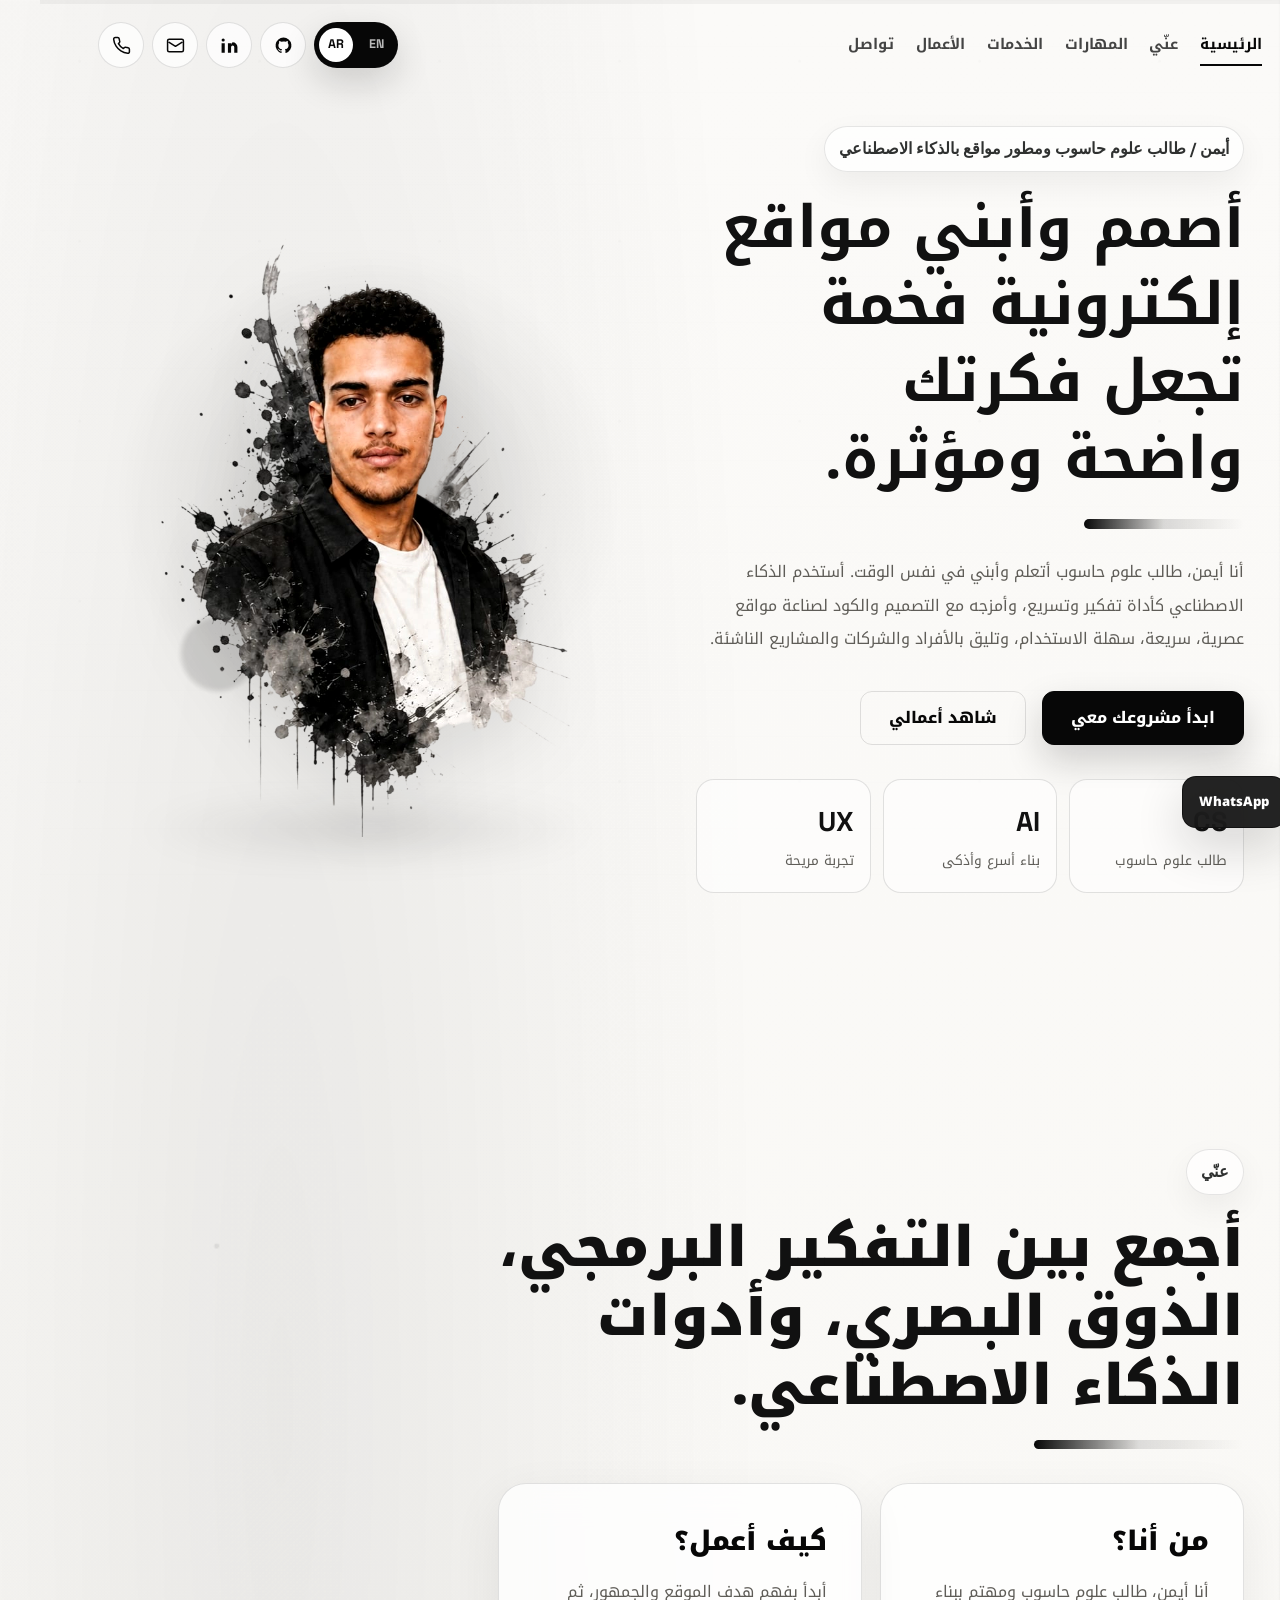
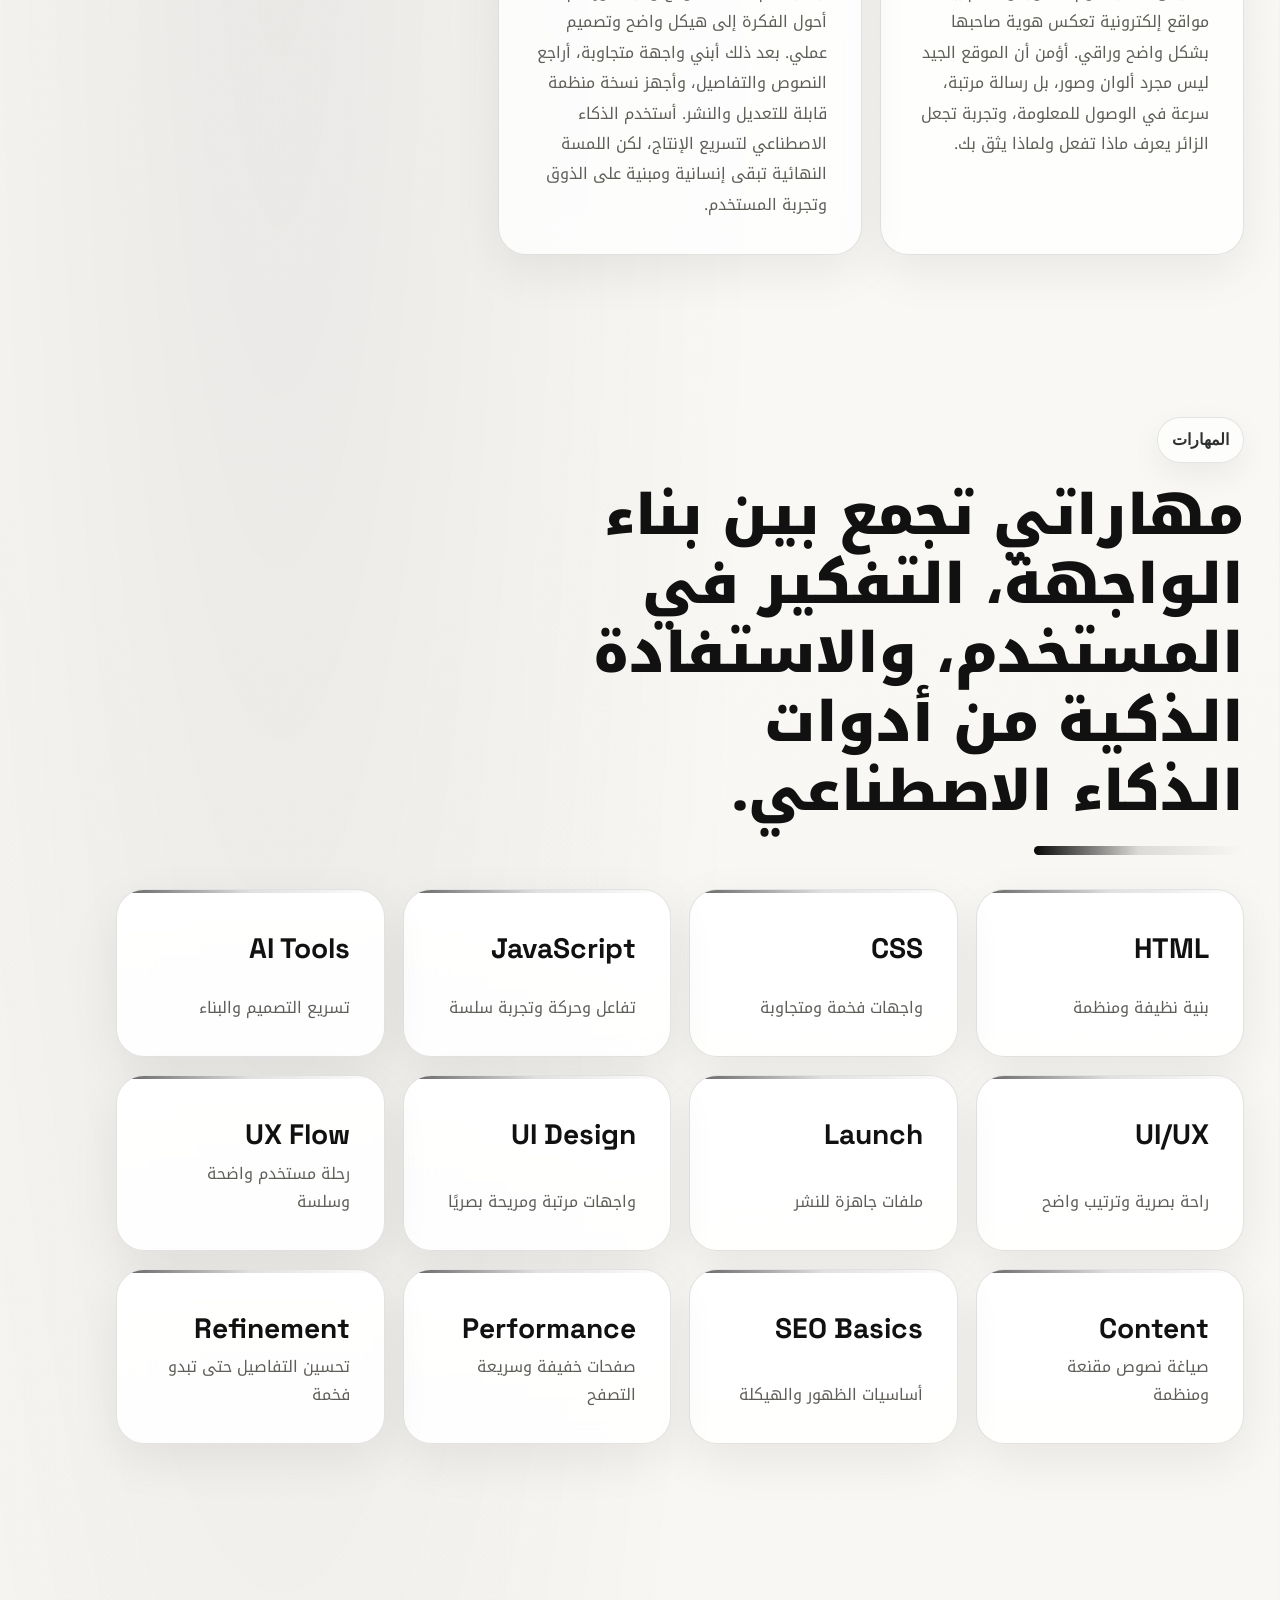
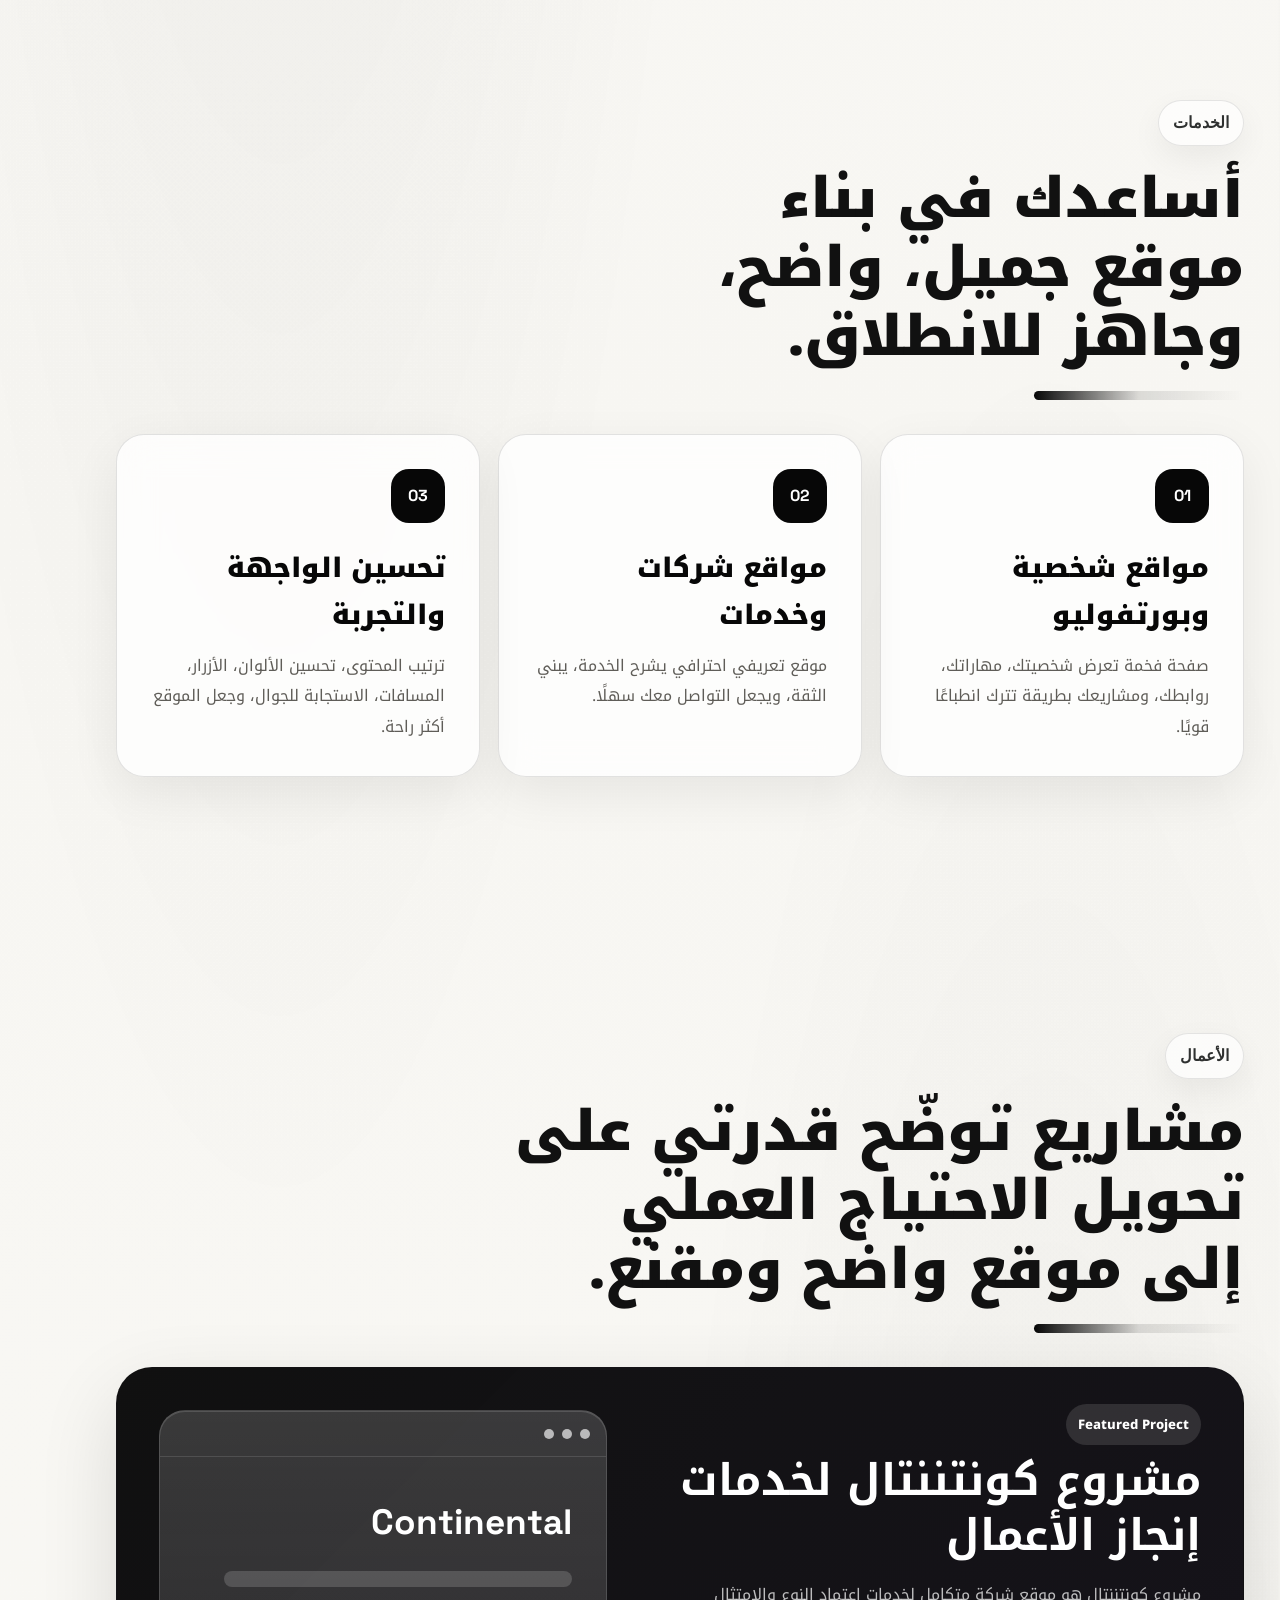
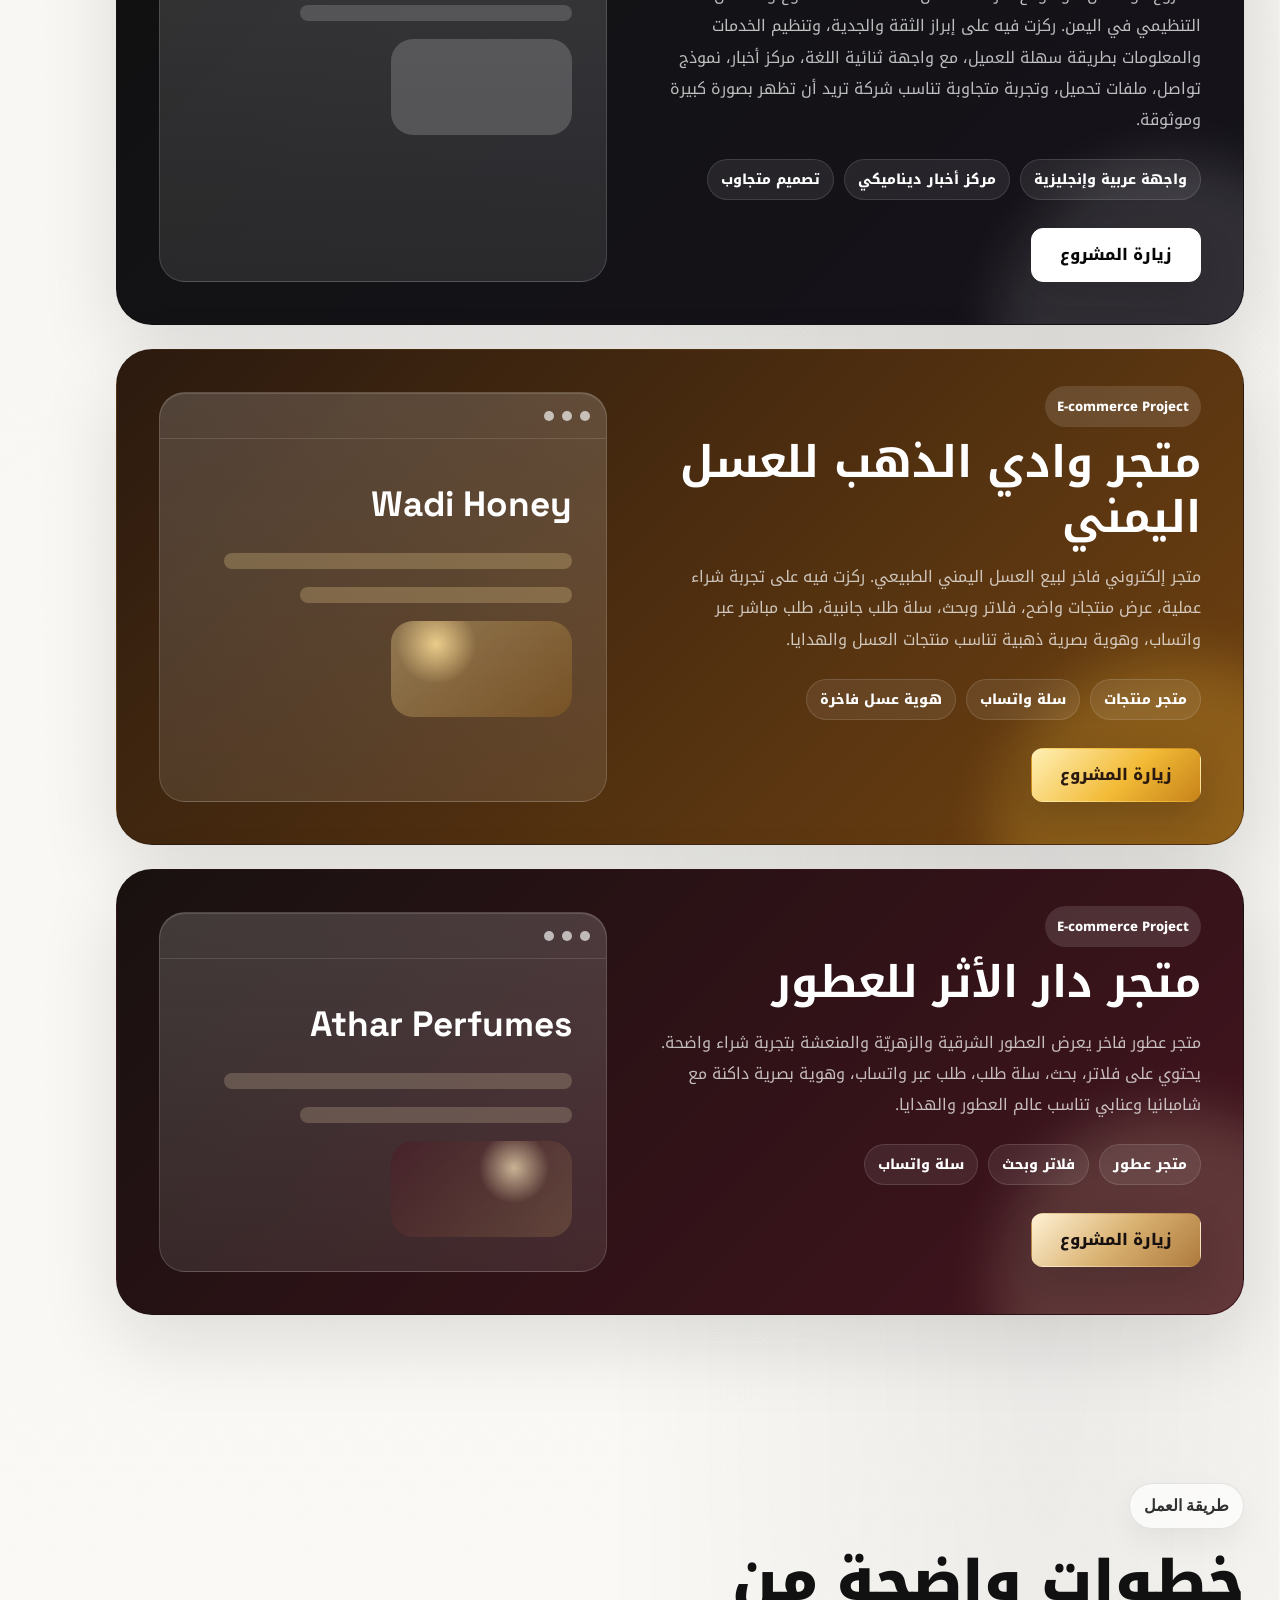
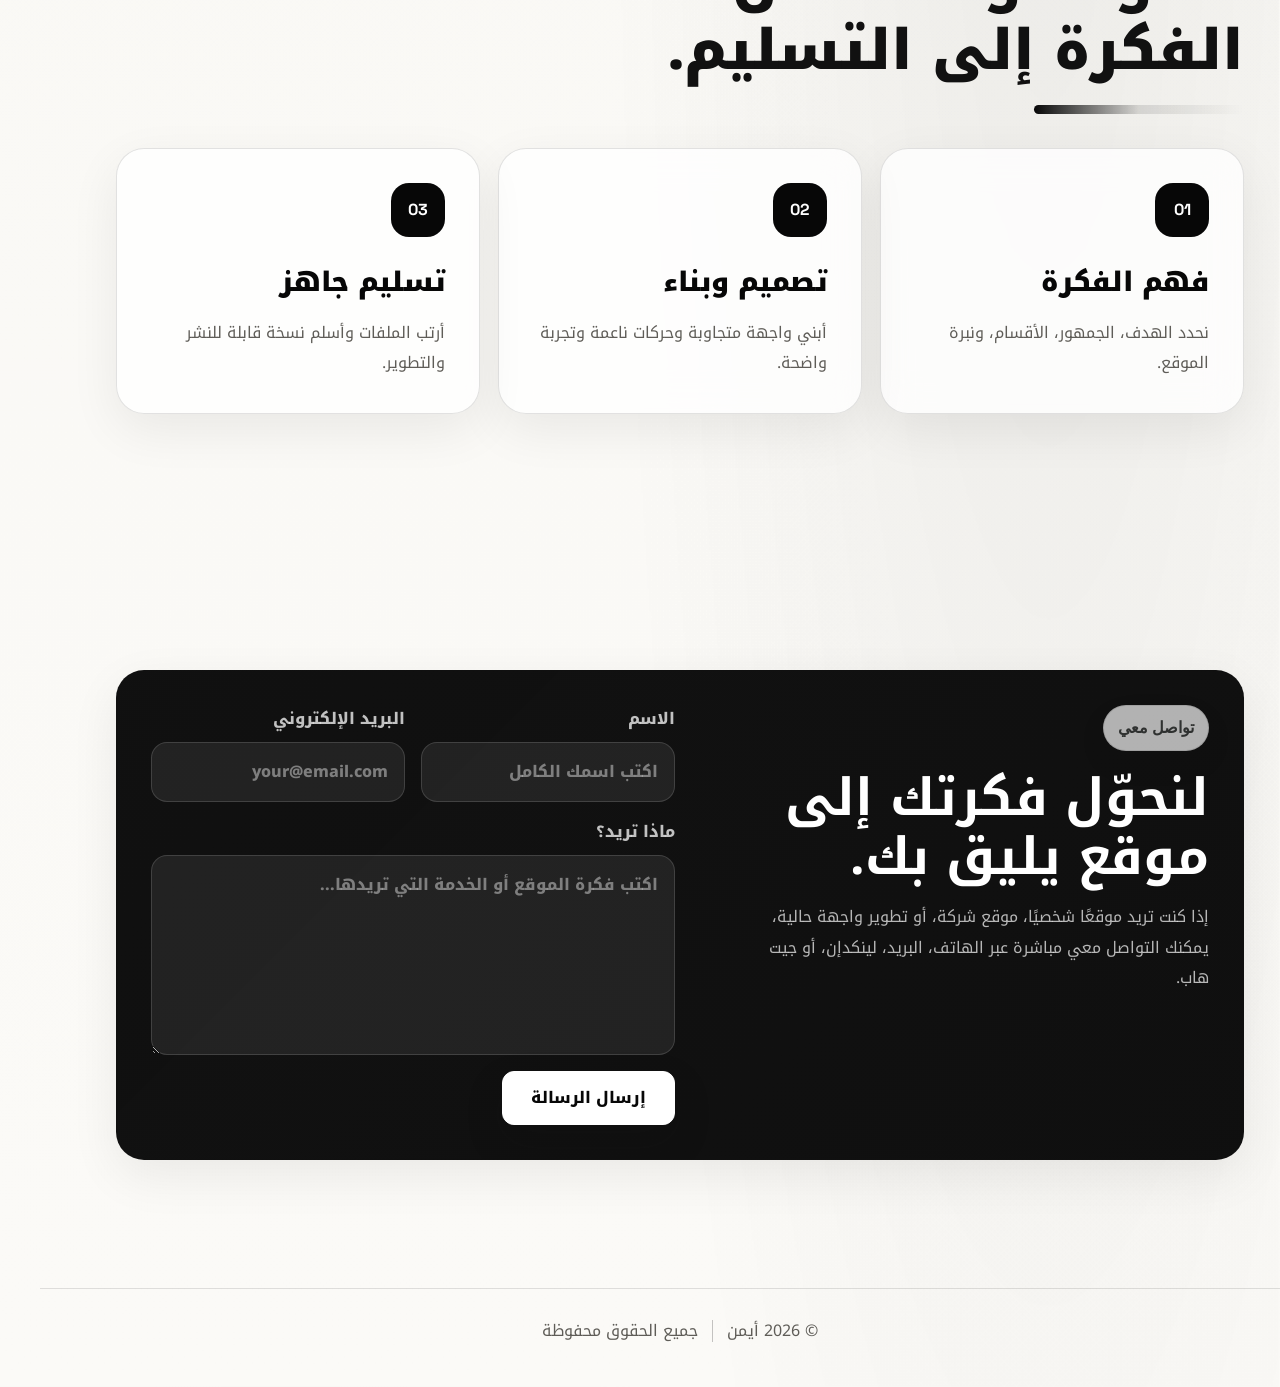
<file: index.html>
<!doctype html>
<html lang="ar" dir="rtl">
  <head>
    <meta charset="UTF-8" />
    <meta name="viewport" content="width=device-width, initial-scale=1.0" />
    <meta
      name="description"
      content="الموقع الشخصي لأيمن، طالب علوم حاسوب ومطور مواقع يستخدم الذكاء الاصطناعي لبناء تجارب رقمية فخمة."
    />
    <title>AYMAN | AI Web Developer</title>
    <link rel="preconnect" href="https://fonts.googleapis.com" />
    <link rel="preconnect" href="https://fonts.gstatic.com" crossorigin />
    <link
      href="https://fonts.googleapis.com/css2?family=Noto+Kufi+Arabic:wght@400;500;600;700;800&family=Space+Grotesk:wght@500;600;700&display=swap"
      rel="stylesheet"
    />
    <link rel="stylesheet" href="style.css" />
  </head>
  <body>
    <div class="page-noise" aria-hidden="true"></div>

    <header class="site-header">
      <nav class="nav-shell" aria-label="Main navigation">
        <button class="menu-toggle" type="button" aria-label="فتح القائمة">
          <span></span>
          <span></span>
          <span></span>
        </button>

        <div class="nav-links" id="navLinks">
          <a href="#home" class="active" data-ar="الرئيسية" data-en="Home">الرئيسية</a>
          <a href="#about" data-ar="عنّي" data-en="About">عنّي</a>
          <a href="#skills" data-ar="المهارات" data-en="Skills">المهارات</a>
          <a href="#services" data-ar="الخدمات" data-en="Services">الخدمات</a>
          <a href="#projects" data-ar="الأعمال" data-en="Projects">الأعمال</a>
          <a href="#contact" data-ar="تواصل" data-en="Contact">تواصل</a>
        </div>

        <div class="header-actions">
          <a class="icon-link" href="tel:+967779299051" aria-label="Phone">
            <svg viewBox="0 0 24 24" aria-hidden="true"><path d="M22 16.92v3a2 2 0 0 1-2.18 2 19.79 19.79 0 0 1-8.63-3.07 19.5 19.5 0 0 1-6-6A19.79 19.79 0 0 1 2.12 4.18 2 2 0 0 1 4.11 2h3a2 2 0 0 1 2 1.72c.12.91.33 1.8.62 2.65a2 2 0 0 1-.45 2.11L8.1 9.66a16 16 0 0 0 6.24 6.24l1.18-1.18a2 2 0 0 1 2.11-.45c.85.29 1.74.5 2.65.62A2 2 0 0 1 22 16.92Z"/></svg>
          </a>
          <a class="icon-link" href="mailto:aymnalmmry06@gmail.com" aria-label="Email">
            <svg viewBox="0 0 24 24" aria-hidden="true"><path d="M4 4h16a2 2 0 0 1 2 2v12a2 2 0 0 1-2 2H4a2 2 0 0 1-2-2V6a2 2 0 0 1 2-2Zm0 4 8 5 8-5"/></svg>
          </a>
          <a class="icon-link" href="https://www.linkedin.com/in/ayman-abdullah-522151372?utm_source=share_via&utm_content=profile&utm_medium=member_android" target="_blank" rel="noopener noreferrer" aria-label="LinkedIn">
            <svg viewBox="0 0 24 24" aria-hidden="true"><path d="M16 8a6 6 0 0 1 6 6v7h-4v-7a2 2 0 0 0-4 0v7h-4V9h4v2a5 5 0 0 1 2-3ZM2 9h4v12H2zM4 3a2 2 0 1 1 0 4 2 2 0 0 1 0-4Z"/></svg>
          </a>
          <a class="icon-link" href="https://github.com/aymnalmmry06-art" target="_blank" rel="noopener noreferrer" aria-label="GitHub">
            <svg viewBox="0 0 24 24" aria-hidden="true"><path d="M12 2a10 10 0 0 0-3.16 19.49c.5.09.68-.22.68-.48v-1.7c-2.78.6-3.37-1.18-3.37-1.18-.45-1.15-1.1-1.46-1.1-1.46-.9-.62.07-.61.07-.61 1 .07 1.53 1.03 1.53 1.03.88 1.52 2.31 1.08 2.87.83.09-.64.35-1.08.63-1.33-2.22-.25-4.55-1.11-4.55-4.94 0-1.09.39-1.99 1.03-2.69-.1-.25-.45-1.27.1-2.65 0 0 .84-.27 2.75 1.03A9.5 9.5 0 0 1 12 6.99c.85 0 1.7.11 2.5.35 1.9-1.3 2.74-1.03 2.74-1.03.55 1.38.2 2.4.1 2.65.64.7 1.03 1.6 1.03 2.69 0 3.84-2.34 4.69-4.57 4.94.36.31.68.92.68 1.85v2.57c0 .26.18.58.69.48A10 10 0 0 0 12 2Z"/></svg>
          </a>
          <button class="lang-switch" type="button" id="langSwitch" aria-label="Switch language">
            <span class="lang-current">AR</span>
            <span class="lang-next">EN</span>
          </button>
        </div>
      </nav>
    </header>

    <main>
      <section class="hero section" id="home">
        <div class="hero-art reveal">
          <div class="ink-cloud" aria-hidden="true"></div>
          <div class="portrait-card">
            <img src="assets/ayman.png" alt="AYMAN portrait" />
          </div>
        </div>

        <div class="hero-copy reveal">
          <p
            class="eyebrow"
            data-ar="أيمن / طالب علوم حاسوب ومطور مواقع بالذكاء الاصطناعي"
            data-en="AYMAN / Computer Science Student & AI Web Developer"
          >
            أيمن / طالب علوم حاسوب ومطور مواقع بالذكاء الاصطناعي
          </p>
          <h1
            data-ar="أصمم وأبني مواقع إلكترونية فخمة تجعل فكرتك واضحة ومؤثرة."
            data-en="I design and build premium websites that make your idea clear and impactful."
          >
            أصمم وأبني مواقع إلكترونية فخمة تجعل فكرتك واضحة ومؤثرة.
          </h1>
          <p
            class="hero-summary"
            data-ar="أنا أيمن، طالب علوم حاسوب أتعلم وأبني في نفس الوقت. أستخدم الذكاء الاصطناعي كأداة تفكير وتسريع، وأمزجه مع التصميم والكود لصناعة مواقع عصرية، سريعة، سهلة الاستخدام، وتليق بالأفراد والشركات والمشاريع الناشئة."
            data-en="I am Ayman, a computer science student who learns and builds at the same time. I use AI as a thinking and acceleration tool, combining it with design and code to create modern, fast, usable websites for people, companies, and emerging projects."
          >
            أنا أيمن، طالب علوم حاسوب أتعلم وأبني في نفس الوقت. أستخدم
            الذكاء الاصطناعي كأداة تفكير وتسريع، وأمزجه مع التصميم والكود لصناعة
            مواقع عصرية، سريعة، سهلة الاستخدام، وتليق بالأفراد والشركات
            والمشاريع الناشئة.
          </p>

          <div class="hero-actions">
            <a class="btn primary" href="#contact" data-ar="ابدأ مشروعك معي" data-en="Start a Project">
              ابدأ مشروعك معي
            </a>
            <a class="btn ghost" href="#projects" data-ar="شاهد أعمالي" data-en="View My Work">
              شاهد أعمالي
            </a>
          </div>

          <div class="hero-metrics" aria-label="Profile highlights">
            <div>
              <strong>CS</strong>
              <span data-ar="طالب علوم حاسوب" data-en="Computer Science">طالب علوم حاسوب</span>
            </div>
            <div>
              <strong>AI</strong>
              <span data-ar="بناء أسرع وأذكى" data-en="Smarter build flow">بناء أسرع وأذكى</span>
            </div>
            <div>
              <strong>UX</strong>
              <span data-ar="تجربة مريحة" data-en="Smooth experience">تجربة مريحة</span>
            </div>
          </div>
        </div>
      </section>

      <section class="section about" id="about">
        <div class="section-heading reveal">
          <span data-ar="عنّي" data-en="About Me">عنّي</span>
          <h2
            data-ar="أجمع بين التفكير البرمجي، الذوق البصري، وأدوات الذكاء الاصطناعي."
            data-en="I combine programming logic, visual taste, and AI tools."
          >
            أجمع بين التفكير البرمجي، الذوق البصري، وأدوات الذكاء الاصطناعي.
          </h2>
        </div>
        <div class="about-grid">
          <article class="about-card reveal">
            <h3 data-ar="من أنا؟" data-en="Who I Am">من أنا؟</h3>
            <p
              data-ar="أنا أيمن، طالب علوم حاسوب ومهتم ببناء مواقع إلكترونية تعكس هوية صاحبها بشكل واضح وراقي. أؤمن أن الموقع الجيد ليس مجرد ألوان وصور، بل رسالة مرتبة، سرعة في الوصول للمعلومة، وتجربة تجعل الزائر يعرف ماذا تفعل ولماذا يثق بك."
              data-en="I am Ayman, a computer science student focused on building websites that reflect a clear and refined identity. I believe a good website is not just colors and images, but an organized message, fast access to information, and an experience that helps visitors understand what you do and why they should trust you."
            >
              أنا أيمن، طالب علوم حاسوب ومهتم ببناء مواقع إلكترونية تعكس
              هوية صاحبها بشكل واضح وراقي.
            </p>
          </article>
          <article class="about-card reveal">
            <h3 data-ar="كيف أعمل؟" data-en="How I Work">كيف أعمل؟</h3>
            <p
              data-ar="أبدأ بفهم هدف الموقع والجمهور، ثم أحول الفكرة إلى هيكل واضح وتصميم عملي. بعد ذلك أبني واجهة متجاوبة، أراجع النصوص والتفاصيل، وأجهز نسخة منظمة قابلة للتعديل والنشر. أستخدم الذكاء الاصطناعي لتسريع الإنتاج، لكن اللمسة النهائية تبقى إنسانية ومبنية على الذوق وتجربة المستخدم."
              data-en="I start by understanding the website goal and audience, then turn the idea into a clear structure and practical design. After that, I build a responsive interface, review content and details, and prepare an organized version ready to edit and publish. I use AI to accelerate production, but the final touch stays human, tasteful, and user-focused."
            >
              أبدأ بفهم هدف الموقع والجمهور، ثم أحول الفكرة إلى تصميم عملي،
              وبعدها أبني نسخة منظمة قابلة للتعديل والنشر.
            </p>
          </article>
        </div>
      </section>

      <section class="section skills" id="skills">
        <div class="section-heading reveal">
            <span data-ar="المهارات" data-en="Skills">المهارات</span>
          <h2
            data-ar="مهاراتي تجمع بين بناء الواجهة، التفكير في المستخدم، والاستفادة الذكية من أدوات الذكاء الاصطناعي."
            data-en="My skills combine front-end development, user-centered thinking, and smart use of AI tools."
          >
            مهاراتي تجمع بين بناء الواجهة، التفكير في المستخدم، والاستفادة الذكية
            من أدوات الذكاء الاصطناعي.
          </h2>
        </div>
        <div class="skills-grid">
          <article class="skill-card reveal">
            <strong>HTML</strong>
            <span data-ar="بنية نظيفة ومنظمة" data-en="Clean semantic structure">بنية نظيفة ومنظمة</span>
          </article>
          <article class="skill-card reveal">
            <strong>CSS</strong>
            <span data-ar="واجهات فخمة ومتجاوبة" data-en="Premium responsive interfaces">واجهات فخمة ومتجاوبة</span>
          </article>
          <article class="skill-card reveal">
            <strong>JavaScript</strong>
            <span data-ar="تفاعل وحركة وتجربة سلسة" data-en="Interaction, motion, and smooth UX">تفاعل وحركة وتجربة سلسة</span>
          </article>
          <article class="skill-card reveal">
            <strong>AI Tools</strong>
            <span data-ar="تسريع التصميم والبناء" data-en="Faster design and build workflow">تسريع التصميم والبناء</span>
          </article>
          <article class="skill-card reveal">
            <strong>UI/UX</strong>
            <span data-ar="راحة بصرية وترتيب واضح" data-en="Visual comfort and clear structure">راحة بصرية وترتيب واضح</span>
          </article>
          <article class="skill-card reveal">
            <strong>Launch</strong>
            <span data-ar="ملفات جاهزة للنشر" data-en="Files ready for publishing">ملفات جاهزة للنشر</span>
          </article>
          <article class="skill-card reveal">
            <strong>UI Design</strong>
            <span data-ar="واجهات مرتبة ومريحة بصريًا" data-en="Clean and visually comfortable interfaces">واجهات مرتبة ومريحة بصريًا</span>
          </article>
          <article class="skill-card reveal">
            <strong>UX Flow</strong>
            <span data-ar="رحلة مستخدم واضحة وسلسة" data-en="Clear and smooth user journeys">رحلة مستخدم واضحة وسلسة</span>
          </article>
          <article class="skill-card reveal">
            <strong>Content</strong>
            <span data-ar="صياغة نصوص مقنعة ومنظمة" data-en="Clear, persuasive, organized copy">صياغة نصوص مقنعة ومنظمة</span>
          </article>
          <article class="skill-card reveal">
            <strong>SEO Basics</strong>
            <span data-ar="أساسيات الظهور والهيكلة" data-en="Basic visibility and structure">أساسيات الظهور والهيكلة</span>
          </article>
          <article class="skill-card reveal">
            <strong>Performance</strong>
            <span data-ar="صفحات خفيفة وسريعة التصفح" data-en="Lightweight and fast pages">صفحات خفيفة وسريعة التصفح</span>
          </article>
          <article class="skill-card reveal">
            <strong>Refinement</strong>
            <span data-ar="تحسين التفاصيل حتى تبدو فخمة" data-en="Refining details until they feel premium">تحسين التفاصيل حتى تبدو فخمة</span>
          </article>
        </div>
      </section>

      <section class="section services" id="services">
        <div class="section-heading reveal">
          <span data-ar="الخدمات" data-en="Services">الخدمات</span>
          <h2
            data-ar="أساعدك في بناء موقع جميل، واضح، وجاهز للانطلاق."
            data-en="I help you build a beautiful, clear website ready to launch."
          >
            أساعدك في بناء موقع جميل، واضح، وجاهز للانطلاق.
          </h2>
        </div>
        <div class="cards">
          <article class="service-card reveal">
            <div class="icon">01</div>
            <h3 data-ar="مواقع شخصية وبورتفوليو" data-en="Personal Portfolios">مواقع شخصية وبورتفوليو</h3>
            <p
              data-ar="صفحة فخمة تعرض شخصيتك، مهاراتك، روابطك، ومشاريعك بطريقة تترك انطباعًا قويًا."
              data-en="A premium page that presents your personality, skills, links, and projects with a strong impression."
            >
              صفحة فخمة تعرض شخصيتك، مهاراتك، روابطك، ومشاريعك بطريقة تترك
              انطباعًا قويًا.
            </p>
          </article>
          <article class="service-card reveal">
            <div class="icon">02</div>
            <h3 data-ar="مواقع شركات وخدمات" data-en="Business Websites">مواقع شركات وخدمات</h3>
            <p
              data-ar="موقع تعريفي احترافي يشرح الخدمة، يبني الثقة، ويجعل التواصل معك سهلًا."
              data-en="A professional business website that explains the service, builds trust, and makes contact easy."
            >
              موقع تعريفي احترافي يشرح الخدمة، يبني الثقة، ويجعل التواصل معك
              سهلًا.
            </p>
          </article>
          <article class="service-card reveal">
            <div class="icon">03</div>
            <h3 data-ar="تحسين الواجهة والتجربة" data-en="UI/UX Improvement">تحسين الواجهة والتجربة</h3>
            <p
              data-ar="ترتيب المحتوى، تحسين الألوان، الأزرار، المسافات، الاستجابة للجوال، وجعل الموقع أكثر راحة."
              data-en="Improving content structure, colors, buttons, spacing, mobile responsiveness, and overall comfort."
            >
              ترتيب المحتوى، تحسين الألوان، الأزرار، المسافات، الاستجابة للجوال،
              وجعل الموقع أكثر راحة.
            </p>
          </article>
        </div>
      </section>

      <section class="section projects" id="projects">
        <div class="section-heading reveal">
          <span data-ar="الأعمال" data-en="Projects">الأعمال</span>
          <h2
            data-ar="مشاريع توضّح قدرتي على تحويل الاحتياج العملي إلى موقع واضح ومقنع."
            data-en="Projects that show my ability to turn real needs into clear and convincing websites."
          >
            مشاريع توضّح قدرتي على تحويل الاحتياج العملي إلى موقع واضح ومقنع.
          </h2>
        </div>

        <article class="featured-project reveal">
          <div class="project-content">
            <span class="project-tag">Featured Project</span>
            <h3 data-ar="مشروع كونتننتال لخدمات إنجاز الأعمال" data-en="Continental Business Completion Services">
              مشروع كونتننتال لخدمات إنجاز الأعمال
            </h3>
            <p
              data-ar="مشروع كونتننتال هو موقع شركة متكامل لخدمات اعتماد النوع والامتثال التنظيمي في اليمن. ركزت فيه على إبراز الثقة والجدية، وتنظيم الخدمات والمعلومات بطريقة سهلة للعميل، مع واجهة ثنائية اللغة، مركز أخبار، نموذج تواصل، ملفات تحميل، وتجربة متجاوبة تناسب شركة تريد أن تظهر بصورة كبيرة وموثوقة."
              data-en="Continental is a complete company website for type approval and regulatory compliance services in Yemen. I focused on trust, seriousness, and clear organization of services and information, with a bilingual interface, news center, contact flow, downloadable files, and a responsive experience suitable for a company that needs to look established and reliable."
            >
              مشروع كونتننتال هو موقع شركة متكامل لخدمات اعتماد النوع والامتثال
              التنظيمي في اليمن. ركزت فيه على إبراز الثقة والجدية، وتنظيم
              الخدمات والمعلومات بطريقة سهلة للعميل.
            </p>
            <div class="project-points">
              <span data-ar="واجهة عربية وإنجليزية" data-en="Arabic & English UI">واجهة عربية وإنجليزية</span>
              <span data-ar="مركز أخبار ديناميكي" data-en="Dynamic news center">مركز أخبار ديناميكي</span>
              <span data-ar="تصميم متجاوب" data-en="Responsive design">تصميم متجاوب</span>
            </div>
            <a class="btn primary" href="https://continental-yemen.com" target="_blank" rel="noopener noreferrer" data-ar="زيارة المشروع" data-en="Visit Project">
              زيارة المشروع
            </a>
          </div>
          <div class="project-preview" aria-hidden="true">
            <div class="browser-bar"><span></span><span></span><span></span></div>
            <div class="preview-lines">
              <strong>Continental</strong>
              <span></span>
              <span></span>
              <span></span>
            </div>
          </div>
        </article>

        <article class="featured-project honey-project reveal">
          <div class="project-content">
            <span class="project-tag">E-commerce Project</span>
            <h3 data-ar="متجر وادي الذهب للعسل اليمني" data-en="Wadi Al-Dhahab Honey Store">
              متجر وادي الذهب للعسل اليمني
            </h3>
            <p
              data-ar="متجر إلكتروني فاخر لبيع العسل اليمني الطبيعي. ركزت فيه على تجربة شراء عملية، عرض منتجات واضح، فلاتر وبحث، سلة طلب جانبية، طلب مباشر عبر واتساب، وهوية بصرية ذهبية تناسب منتجات العسل والهدايا."
              data-en="A luxury e-commerce store for natural Yemeni honey, with a practical shopping experience, clear product presentation, filters and search, a side cart, WhatsApp checkout, and a warm golden brand identity."
            >
              متجر إلكتروني فاخر لبيع العسل اليمني الطبيعي. ركزت فيه على تجربة
              شراء عملية، عرض منتجات واضح، فلاتر وبحث، سلة طلب جانبية، طلب
              مباشر عبر واتساب، وهوية بصرية ذهبية تناسب منتجات العسل والهدايا.
            </p>
            <div class="project-points">
              <span data-ar="متجر منتجات" data-en="Product store">متجر منتجات</span>
              <span data-ar="سلة واتساب" data-en="WhatsApp cart">سلة واتساب</span>
              <span data-ar="هوية عسل فاخرة" data-en="Luxury honey brand">هوية عسل فاخرة</span>
            </div>
            <a class="btn primary" href="honey-store/" target="_blank" rel="noopener noreferrer" data-ar="زيارة المشروع" data-en="Visit Project">
              زيارة المشروع
            </a>
          </div>
          <div class="project-preview honey-preview" aria-hidden="true">
            <div class="browser-bar"><span></span><span></span><span></span></div>
            <div class="preview-lines">
              <strong>Wadi Honey</strong>
              <span></span>
              <span></span>
              <span></span>
            </div>
          </div>
        </article>

        <article class="featured-project perfume-project reveal">
          <div class="project-content">
            <span class="project-tag">E-commerce Project</span>
            <h3 data-ar="متجر دار الأثر للعطور" data-en="Dar Al-Athar Perfume Store">
              متجر دار الأثر للعطور
            </h3>
            <p
              data-ar="متجر عطور فاخر يعرض العطور الشرقية والزهريّة والمنعشة بتجربة شراء واضحة. يحتوي على فلاتر، بحث، سلة طلب، طلب عبر واتساب، وهوية بصرية داكنة مع شامبانيا وعنابي تناسب عالم العطور والهدايا."
              data-en="A luxury perfume store presenting oud, floral, fresh, and gift sets with filters, search, cart, WhatsApp checkout, and a dark champagne visual identity suited to perfumes and gifts."
            >
              متجر عطور فاخر يعرض العطور الشرقية والزهريّة والمنعشة بتجربة شراء
              واضحة. يحتوي على فلاتر، بحث، سلة طلب، طلب عبر واتساب، وهوية بصرية
              داكنة مع شامبانيا وعنابي تناسب عالم العطور والهدايا.
            </p>
            <div class="project-points">
              <span data-ar="متجر عطور" data-en="Perfume store">متجر عطور</span>
              <span data-ar="فلاتر وبحث" data-en="Filters and search">فلاتر وبحث</span>
              <span data-ar="سلة واتساب" data-en="WhatsApp cart">سلة واتساب</span>
            </div>
            <a class="btn primary" href="perfume-store/" target="_blank" rel="noopener noreferrer" data-ar="زيارة المشروع" data-en="Visit Project">
              زيارة المشروع
            </a>
          </div>
          <div class="project-preview perfume-preview" aria-hidden="true">
            <div class="browser-bar"><span></span><span></span><span></span></div>
            <div class="preview-lines">
              <strong>Athar Perfumes</strong>
              <span></span>
              <span></span>
              <span></span>
            </div>
          </div>
        </article>
      </section>

      <section class="section process">
        <div class="section-heading reveal">
          <span data-ar="طريقة العمل" data-en="Workflow">طريقة العمل</span>
          <h2 data-ar="خطوات واضحة من الفكرة إلى التسليم." data-en="Clear steps from idea to delivery.">
            خطوات واضحة من الفكرة إلى التسليم.
          </h2>
        </div>
        <div class="timeline">
          <div class="step reveal">
            <strong>01</strong>
            <h3 data-ar="فهم الفكرة" data-en="Understand">فهم الفكرة</h3>
            <p data-ar="نحدد الهدف، الجمهور، الأقسام، ونبرة الموقع." data-en="We define the goal, audience, sections, and tone.">
              نحدد الهدف، الجمهور، الأقسام، ونبرة الموقع.
            </p>
          </div>
          <div class="step reveal">
            <strong>02</strong>
            <h3 data-ar="تصميم وبناء" data-en="Design & Build">تصميم وبناء</h3>
            <p data-ar="أبني واجهة متجاوبة وحركات ناعمة وتجربة واضحة." data-en="I build a responsive interface with smooth motion and clear UX.">
              أبني واجهة متجاوبة وحركات ناعمة وتجربة واضحة.
            </p>
          </div>
          <div class="step reveal">
            <strong>03</strong>
            <h3 data-ar="تسليم جاهز" data-en="Deliver">تسليم جاهز</h3>
            <p data-ar="أرتب الملفات وأسلم نسخة قابلة للنشر والتطوير." data-en="I organize the files and deliver a version ready to publish and improve.">
              أرتب الملفات وأسلم نسخة قابلة للنشر والتطوير.
            </p>
          </div>
        </div>
      </section>

      <section class="section contact" id="contact">
        <div class="contact-panel reveal">
          <div>
            <span class="eyebrow" data-ar="تواصل معي" data-en="Contact Me">تواصل معي</span>
            <h2 data-ar="لنحوّل فكرتك إلى موقع يليق بك." data-en="Let’s turn your idea into a website worthy of you.">
              لنحوّل فكرتك إلى موقع يليق بك.
            </h2>
            <p
              data-ar="إذا كنت تريد موقعًا شخصيًا، موقع شركة، أو تطوير واجهة حالية، يمكنك التواصل معي مباشرة عبر الهاتف، البريد، لينكدإن، أو جيت هاب."
              data-en="If you need a personal website, business website, or UI improvement, you can contact me directly by phone, email, LinkedIn, or GitHub."
            >
              إذا كنت تريد موقعًا شخصيًا، موقع شركة، أو تطوير واجهة حالية، يمكنك
              التواصل معي مباشرة عبر الهاتف، البريد، لينكدإن، أو جيت هاب.
            </p>
          </div>
          <form class="contact-form" action="https://formsubmit.co/aymnalmmry06@gmail.com" method="POST">
            <input type="hidden" name="_subject" value="رسالة جديدة من موقع أيمن" />
            <input type="hidden" name="_template" value="table" />
            <input type="hidden" name="_captcha" value="false" />
            <label>
              <span data-ar="الاسم" data-en="Name">الاسم</span>
              <input name="name" type="text" data-ar-placeholder="اكتب اسمك الكامل" data-en-placeholder="Your full name" placeholder="اكتب اسمك الكامل" required />
            </label>
            <label>
              <span data-ar="البريد الإلكتروني" data-en="Email">البريد الإلكتروني</span>
              <input name="email" type="email" data-ar-placeholder="your@email.com" data-en-placeholder="your@email.com" placeholder="your@email.com" required />
            </label>
            <label class="full">
              <span data-ar="ماذا تريد؟" data-en="What do you need?">ماذا تريد؟</span>
              <textarea name="message" rows="6" data-ar-placeholder="اكتب فكرة الموقع أو الخدمة التي تريدها..." data-en-placeholder="Write the website or service idea you need..." placeholder="اكتب فكرة الموقع أو الخدمة التي تريدها..." required></textarea>
            </label>
            <button class="btn primary" type="submit" data-ar="إرسال الرسالة" data-en="Send Message">إرسال الرسالة</button>
            <div class="form-message" id="formMessage" role="status" aria-live="polite"></div>
          </form>
        </div>
      </section>
    </main>

    <footer class="footer">
      <p class="footer-copy">
        <span data-ar="© 2026 أيمن" data-en="© 2026 Ayman">© 2026 أيمن</span>
        <span class="footer-divider" aria-hidden="true"></span>
        <span data-ar="جميع الحقوق محفوظة" data-en="All rights reserved">جميع الحقوق محفوظة</span>
      </p>
    </footer>

    <div class="scroll-progress" aria-hidden="true">
      <span id="scrollProgressBar"></span>
    </div>
    <div class="floating-actions" aria-label="Quick actions">
      <a
        class="whatsapp-float"
        href="https://wa.me/967779299051"
        target="_blank"
        rel="noopener noreferrer"
        aria-label="WhatsApp"
      >
        WhatsApp
      </a>
      <button class="back-to-top" type="button" id="backToTop" aria-label="العودة للأعلى">
        <svg viewBox="0 0 24 24" aria-hidden="true">
          <path d="M12 19V5m0 0-6 6m6-6 6 6" />
        </svg>
      </button>
    </div>

    <script src="app.js"></script>
  </body>
</html>
</file>
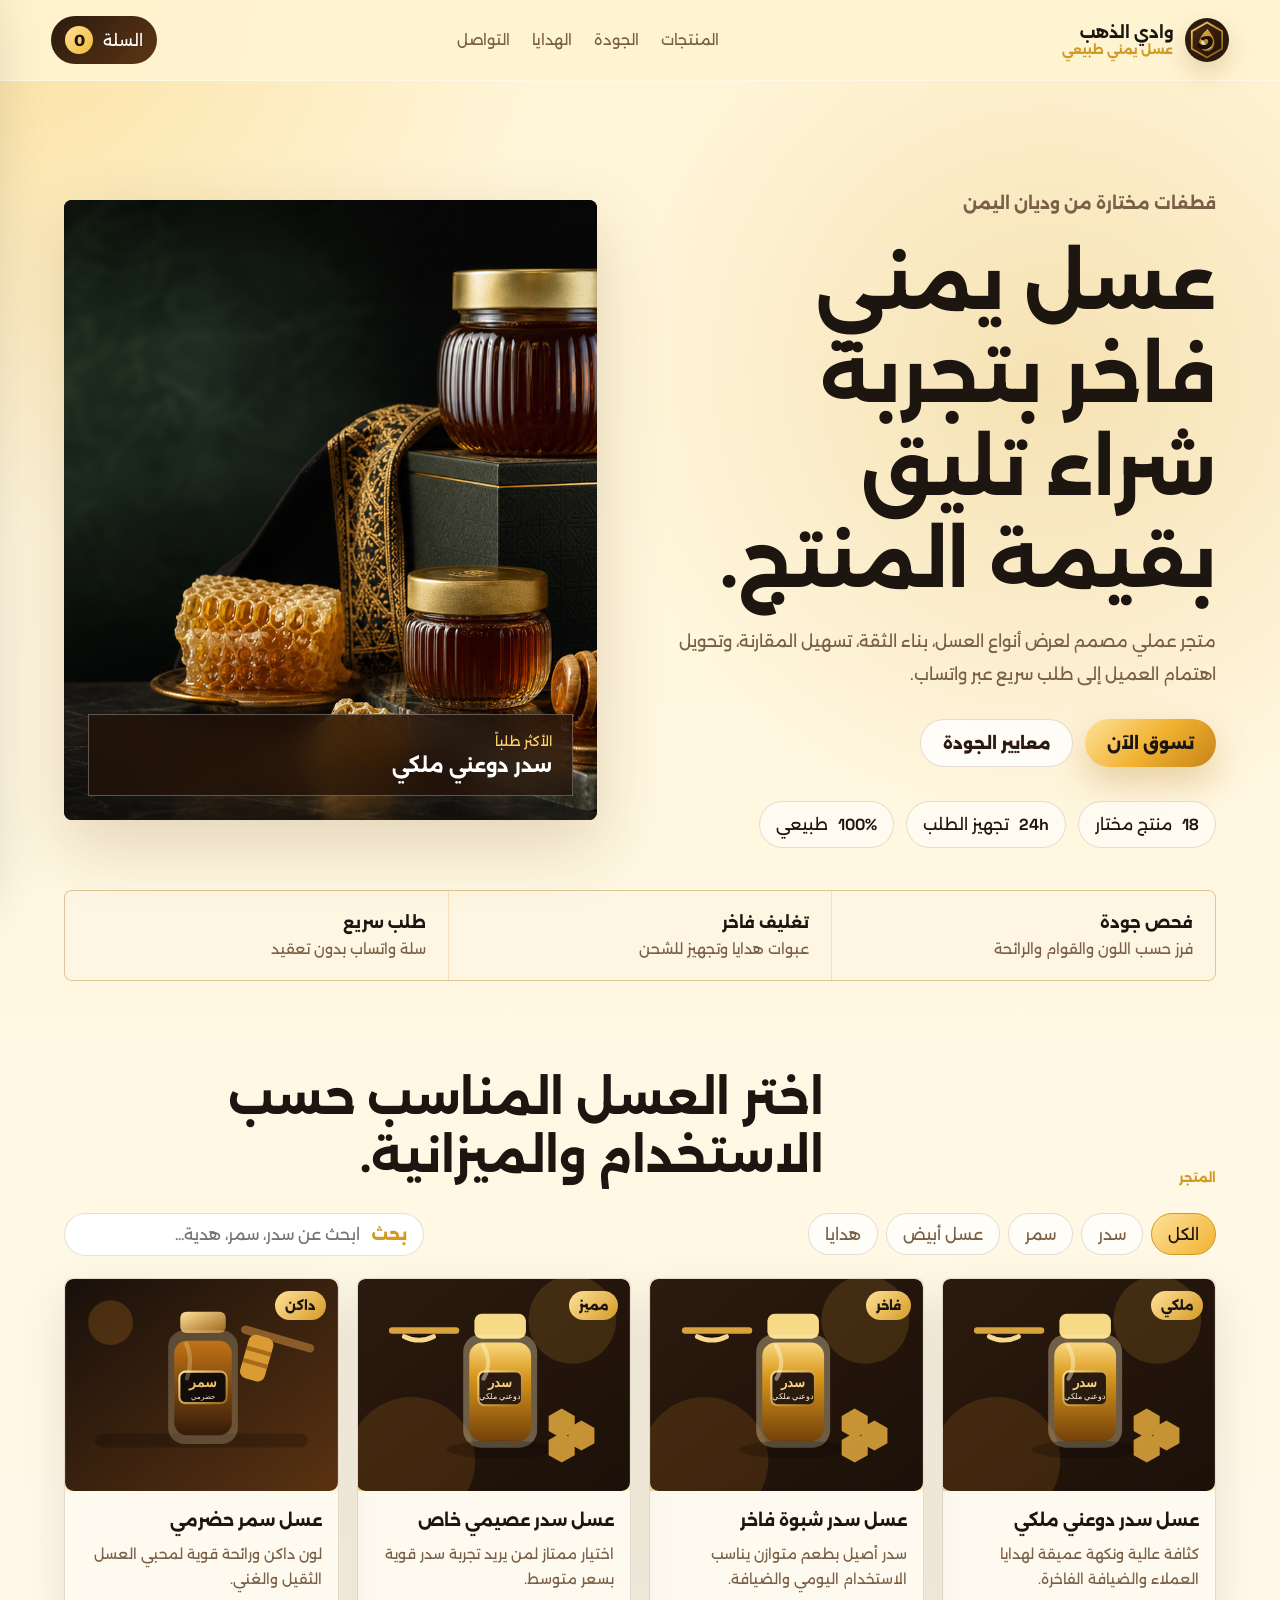
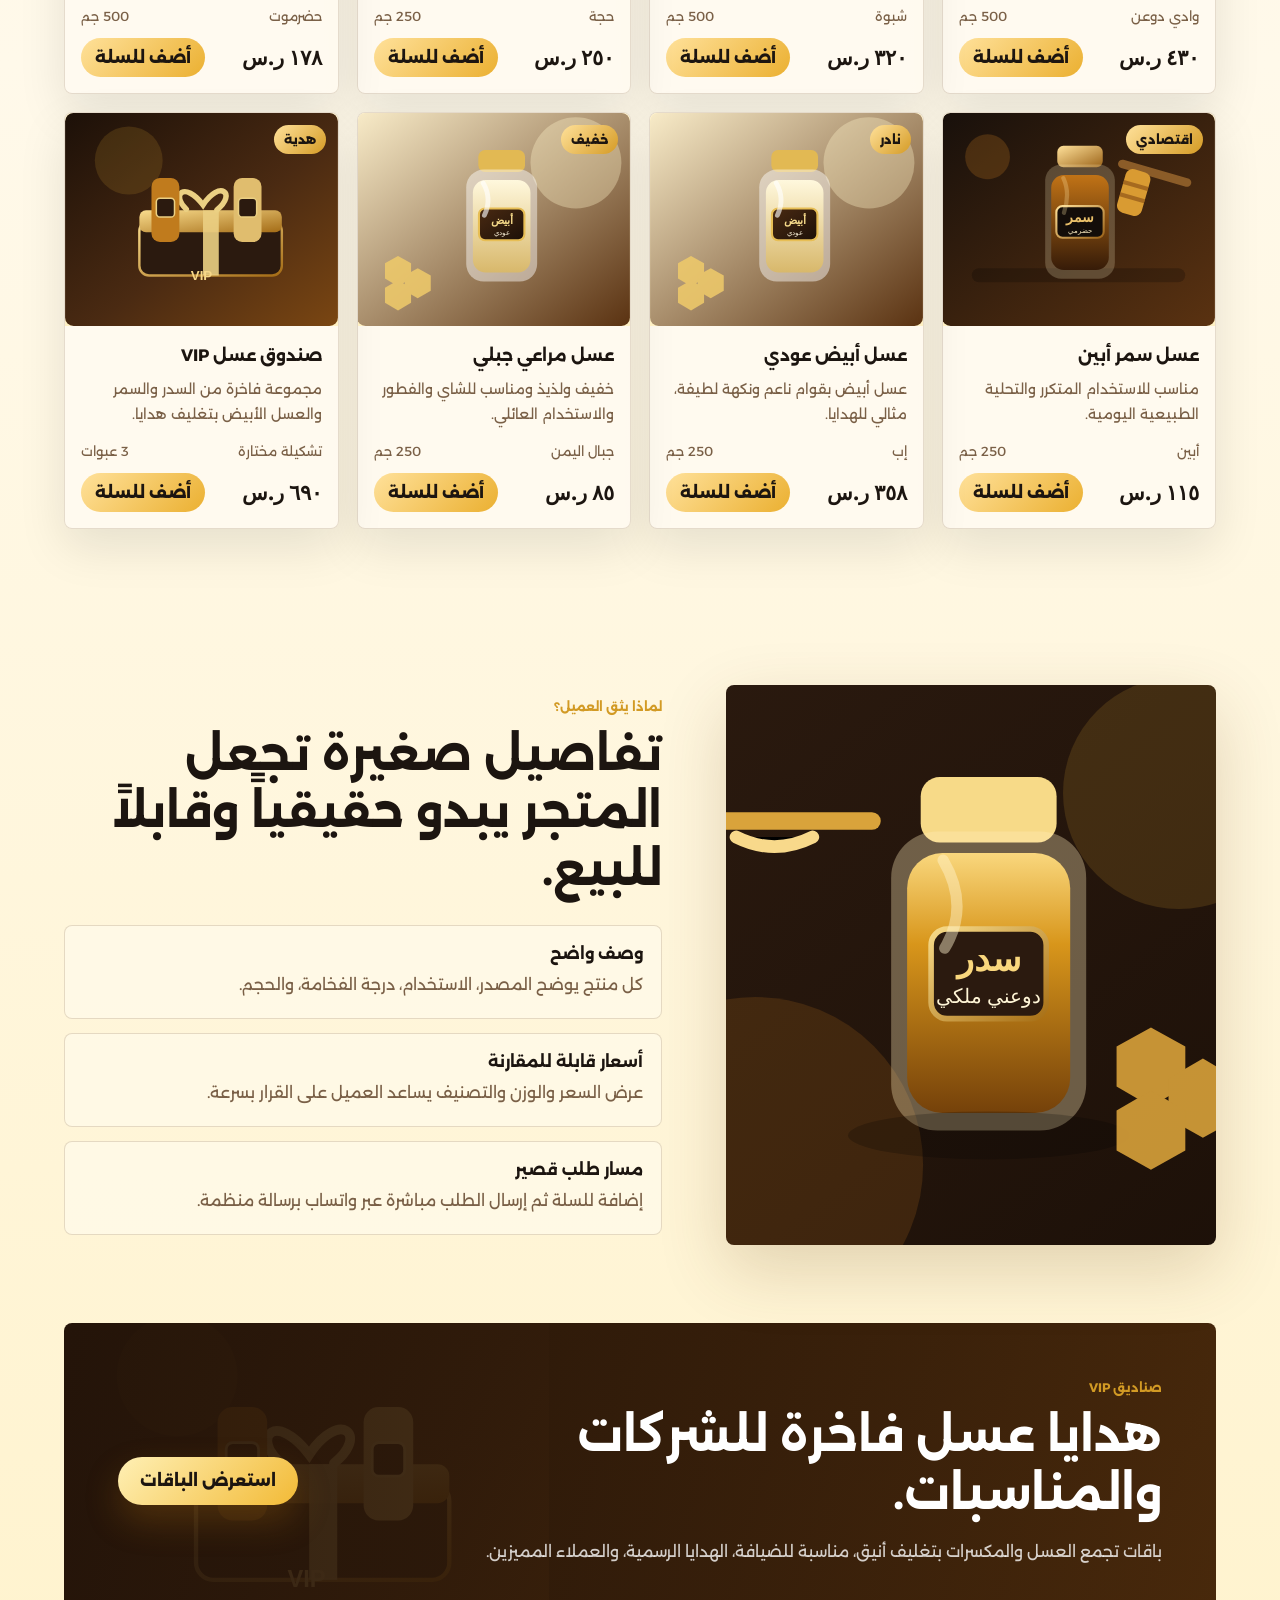
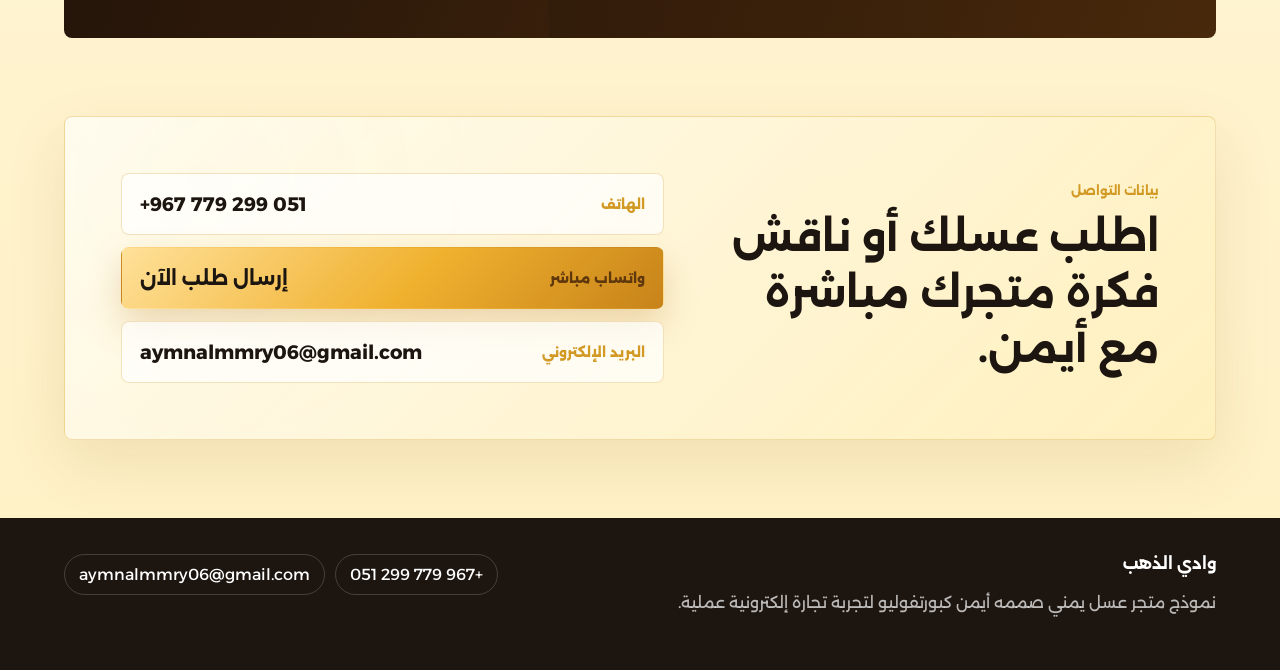
<file: honey-store/index.html>
<!doctype html>
<html lang="ar" dir="rtl">
  <head>
    <meta charset="UTF-8" />
    <meta name="viewport" content="width=device-width, initial-scale=1.0" />
    <meta
      name="description"
      content="متجر وادي الذهب للعسل اليمني، تجربة تجارة إلكترونية فخمة وعملية لبيع العسل الطبيعي."
    />
    <title>وادي الذهب | متجر العسل اليمني</title>
    <link rel="preconnect" href="https://fonts.googleapis.com" />
    <link rel="preconnect" href="https://fonts.gstatic.com" crossorigin />
    <link
      href="https://fonts.googleapis.com/css2?family=Alexandria:wght@400;500;600;700;800&family=Space+Grotesk:wght@600;700&display=swap"
      rel="stylesheet"
    />
    <link rel="stylesheet" href="styles.css" />
  </head>
  <body>
    <header class="topbar">
      <a class="brand" href="#home" aria-label="وادي الذهب">
        <img class="brand-mark" src="assets/logo.svg" alt="" />
        <span>
          <strong>وادي الذهب</strong>
          <small>عسل يمني طبيعي</small>
        </span>
      </a>

      <nav class="nav-links" aria-label="روابط الموقع">
        <a href="#products">المنتجات</a>
        <a href="#quality">الجودة</a>
        <a href="#gift">الهدايا</a>
        <a href="#contact">التواصل</a>
      </nav>

      <button class="cart-button" type="button" id="openCart" aria-label="فتح السلة">
        <span>السلة</span>
        <strong id="cartCount">0</strong>
      </button>
    </header>

    <main>
      <section class="hero" id="home">
        <div class="hero-copy">
          <p class="eyebrow">قطفات مختارة من وديان اليمن</p>
          <h1>عسل يمني فاخر بتجربة شراء تليق بقيمة المنتج.</h1>
          <p>
            متجر عملي مصمم لعرض أنواع العسل، بناء الثقة، تسهيل المقارنة، وتحويل
            اهتمام العميل إلى طلب سريع عبر واتساب.
          </p>
          <div class="hero-actions">
            <a class="btn primary" href="#products">تسوق الآن</a>
            <a class="btn secondary" href="#quality">معايير الجودة</a>
          </div>
          <div class="hero-stats" aria-label="إحصائيات المتجر">
            <span><strong>18</strong> منتج مختار</span>
            <span><strong>24h</strong> تجهيز الطلب</span>
            <span><strong>100%</strong> طبيعي</span>
          </div>
        </div>

        <div class="hero-visual" aria-label="منتج عسل فاخر">
          <img
            src="assets/honey-hero.png"
            alt="وعاء عسل طبيعي فاخر"
          />
          <div class="hero-badge">
            <span>الأكثر طلباً</span>
            <strong>سدر دوعني ملكي</strong>
          </div>
        </div>
      </section>

      <section class="trust-strip" aria-label="مميزات المتجر">
        <div>
          <strong>فحص جودة</strong>
          <span>فرز حسب اللون والقوام والرائحة</span>
        </div>
        <div>
          <strong>تغليف فاخر</strong>
          <span>عبوات هدايا وتجهيز للشحن</span>
        </div>
        <div>
          <strong>طلب سريع</strong>
          <span>سلة واتساب بدون تعقيد</span>
        </div>
      </section>

      <section class="section products" id="products">
        <div class="section-heading">
          <span>المتجر</span>
          <h2>اختر العسل المناسب حسب الاستخدام والميزانية.</h2>
        </div>

        <div class="shop-toolbar" aria-label="أدوات تصفية المنتجات">
          <div class="filters" id="filters">
            <button class="filter active" type="button" data-filter="all">الكل</button>
            <button class="filter" type="button" data-filter="sider">سدر</button>
            <button class="filter" type="button" data-filter="samar">سمر</button>
            <button class="filter" type="button" data-filter="white">عسل أبيض</button>
            <button class="filter" type="button" data-filter="gift">هدايا</button>
          </div>

          <label class="search-box">
            <span>بحث</span>
            <input id="searchInput" type="search" placeholder="ابحث عن سدر، سمر، هدية..." />
          </label>
        </div>

        <div class="product-grid" id="productGrid"></div>
      </section>

      <section class="section quality" id="quality">
        <div class="quality-image">
          <img
            src="assets/product-sidr.svg"
            alt="عسل طبيعي مع أدوات خشبية"
          />
        </div>
        <div class="quality-copy">
          <span class="eyebrow">لماذا يثق العميل؟</span>
          <h2>تفاصيل صغيرة تجعل المتجر يبدو حقيقياً وقابلاً للبيع.</h2>
          <div class="quality-list">
            <article>
              <strong>وصف واضح</strong>
              <p>كل منتج يوضح المصدر، الاستخدام، درجة الفخامة، والحجم.</p>
            </article>
            <article>
              <strong>أسعار قابلة للمقارنة</strong>
              <p>عرض السعر والوزن والتصنيف يساعد العميل على القرار بسرعة.</p>
            </article>
            <article>
              <strong>مسار طلب قصير</strong>
              <p>إضافة للسلة ثم إرسال الطلب مباشرة عبر واتساب برسالة منظمة.</p>
            </article>
          </div>
        </div>
      </section>

      <section class="gift-band" id="gift">
        <div>
          <span>صناديق VIP</span>
          <h2>هدايا عسل فاخرة للشركات والمناسبات.</h2>
          <p>
            باقات تجمع العسل والمكسرات بتغليف أنيق، مناسبة للضيافة، الهدايا
            الرسمية، والعملاء المميزين.
          </p>
        </div>
        <a class="btn primary" href="#products">استعرض الباقات</a>
      </section>

      <section class="contact-showcase" id="contact">
        <div class="contact-copy">
          <span class="eyebrow">بيانات التواصل</span>
          <h2>اطلب عسلك أو ناقش فكرة متجرك مباشرة مع أيمن.</h2>
        </div>
        <div class="contact-cards" aria-label="بيانات أيمن">
          <a class="contact-card" href="tel:+967779299051">
            <span>الهاتف</span>
            <strong dir="ltr">+967 779 299 051</strong>
          </a>
          <a class="contact-card featured" href="https://wa.me/967779299051" target="_blank" rel="noopener noreferrer">
            <span>واتساب مباشر</span>
            <strong>إرسال طلب الآن</strong>
          </a>
          <a class="contact-card" href="mailto:aymnalmmry06@gmail.com">
            <span>البريد الإلكتروني</span>
            <strong dir="ltr">aymnalmmry06@gmail.com</strong>
          </a>
        </div>
      </section>
    </main>

    <footer class="footer">
      <div>
        <strong>وادي الذهب</strong>
        <p>نموذج متجر عسل يمني صممه أيمن كبورتفوليو لتجربة تجارة إلكترونية عملية.</p>
      </div>
      <div class="footer-actions">
        <a href="tel:+967779299051">+967 779 299 051</a>
        <a href="mailto:aymnalmmry06@gmail.com">aymnalmmry06@gmail.com</a>
      </div>
    </footer>

    <aside class="cart-drawer" id="cartDrawer" aria-hidden="true">
      <div class="cart-panel">
        <div class="cart-head">
          <div>
            <span>سلة الطلب</span>
            <strong id="cartTotal">0 ر.س</strong>
          </div>
          <button class="icon-button" type="button" id="closeCart" aria-label="إغلاق السلة">×</button>
        </div>
        <div class="cart-items" id="cartItems"></div>
        <a class="checkout" id="checkoutLink" href="#" target="_blank" rel="noopener noreferrer">
          إرسال الطلب عبر واتساب
        </a>
      </div>
    </aside>

    <script src="script.js"></script>
  </body>
</html>
</file>
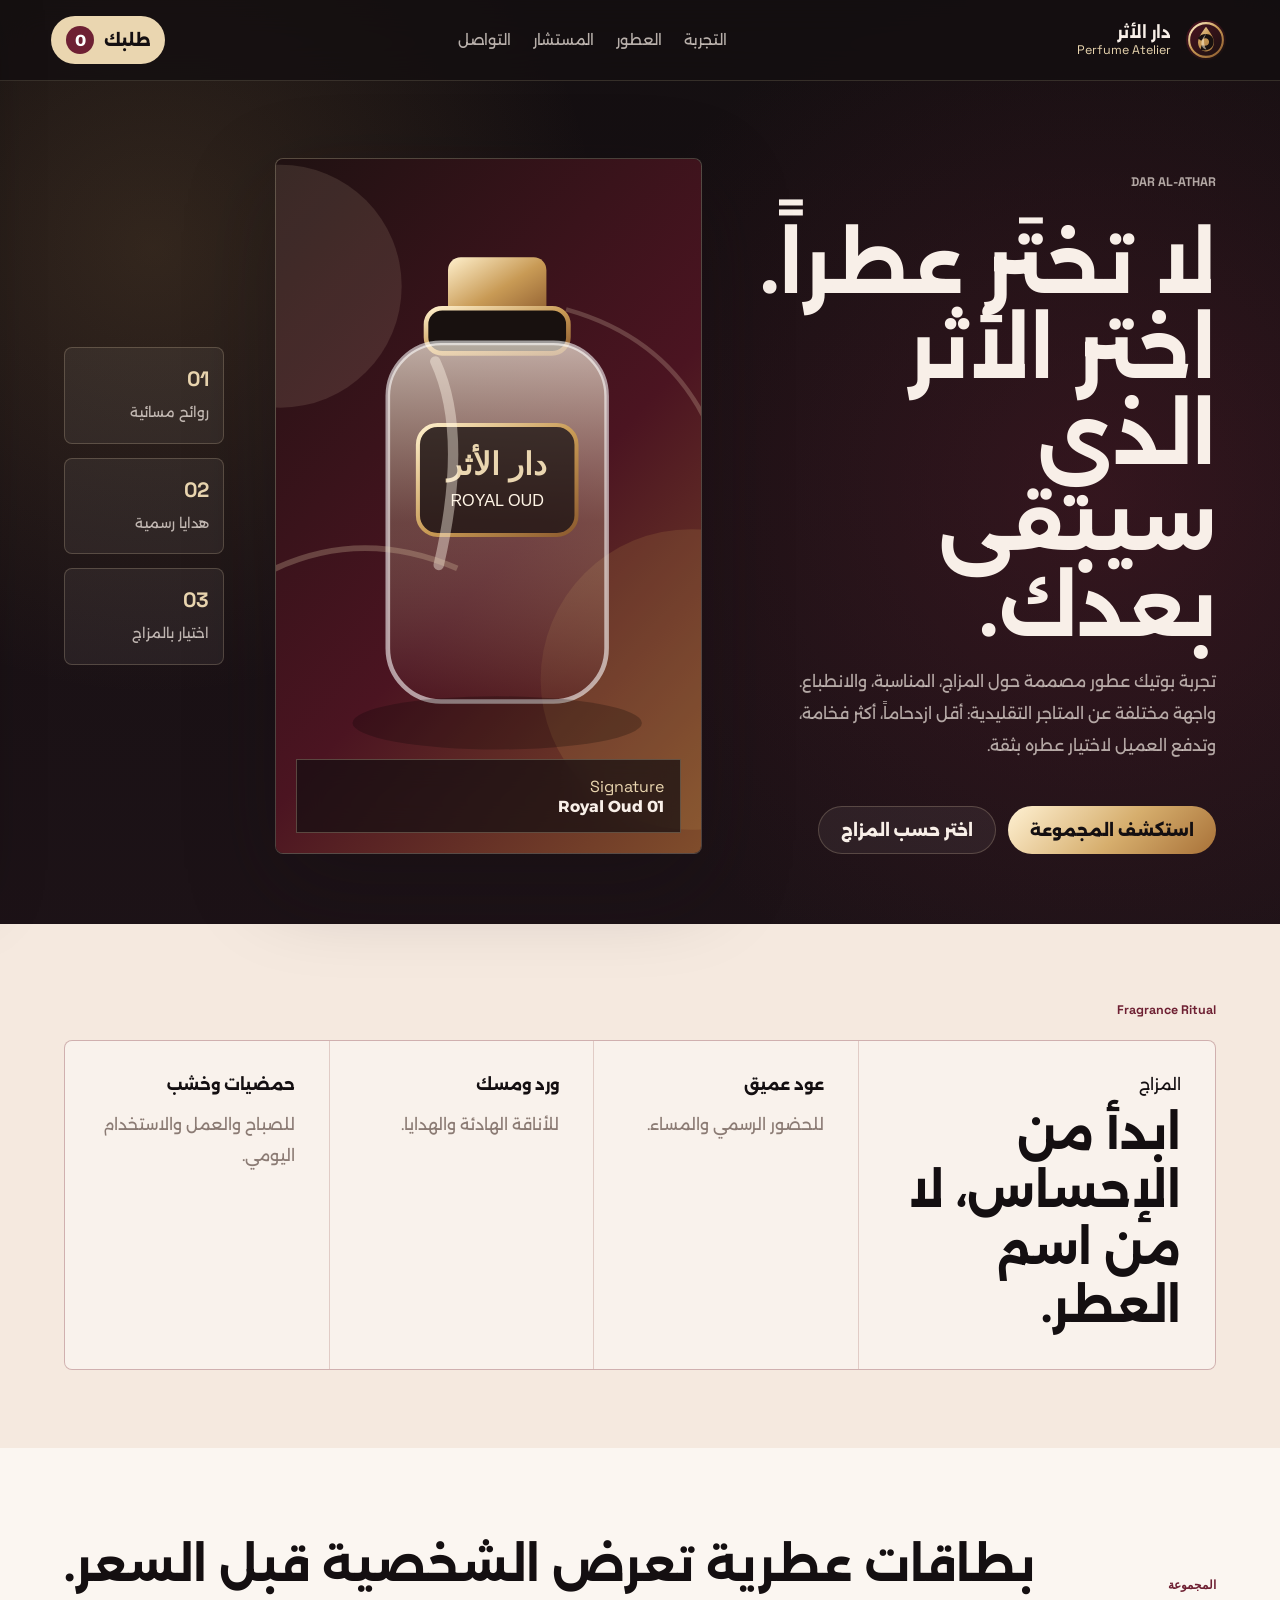
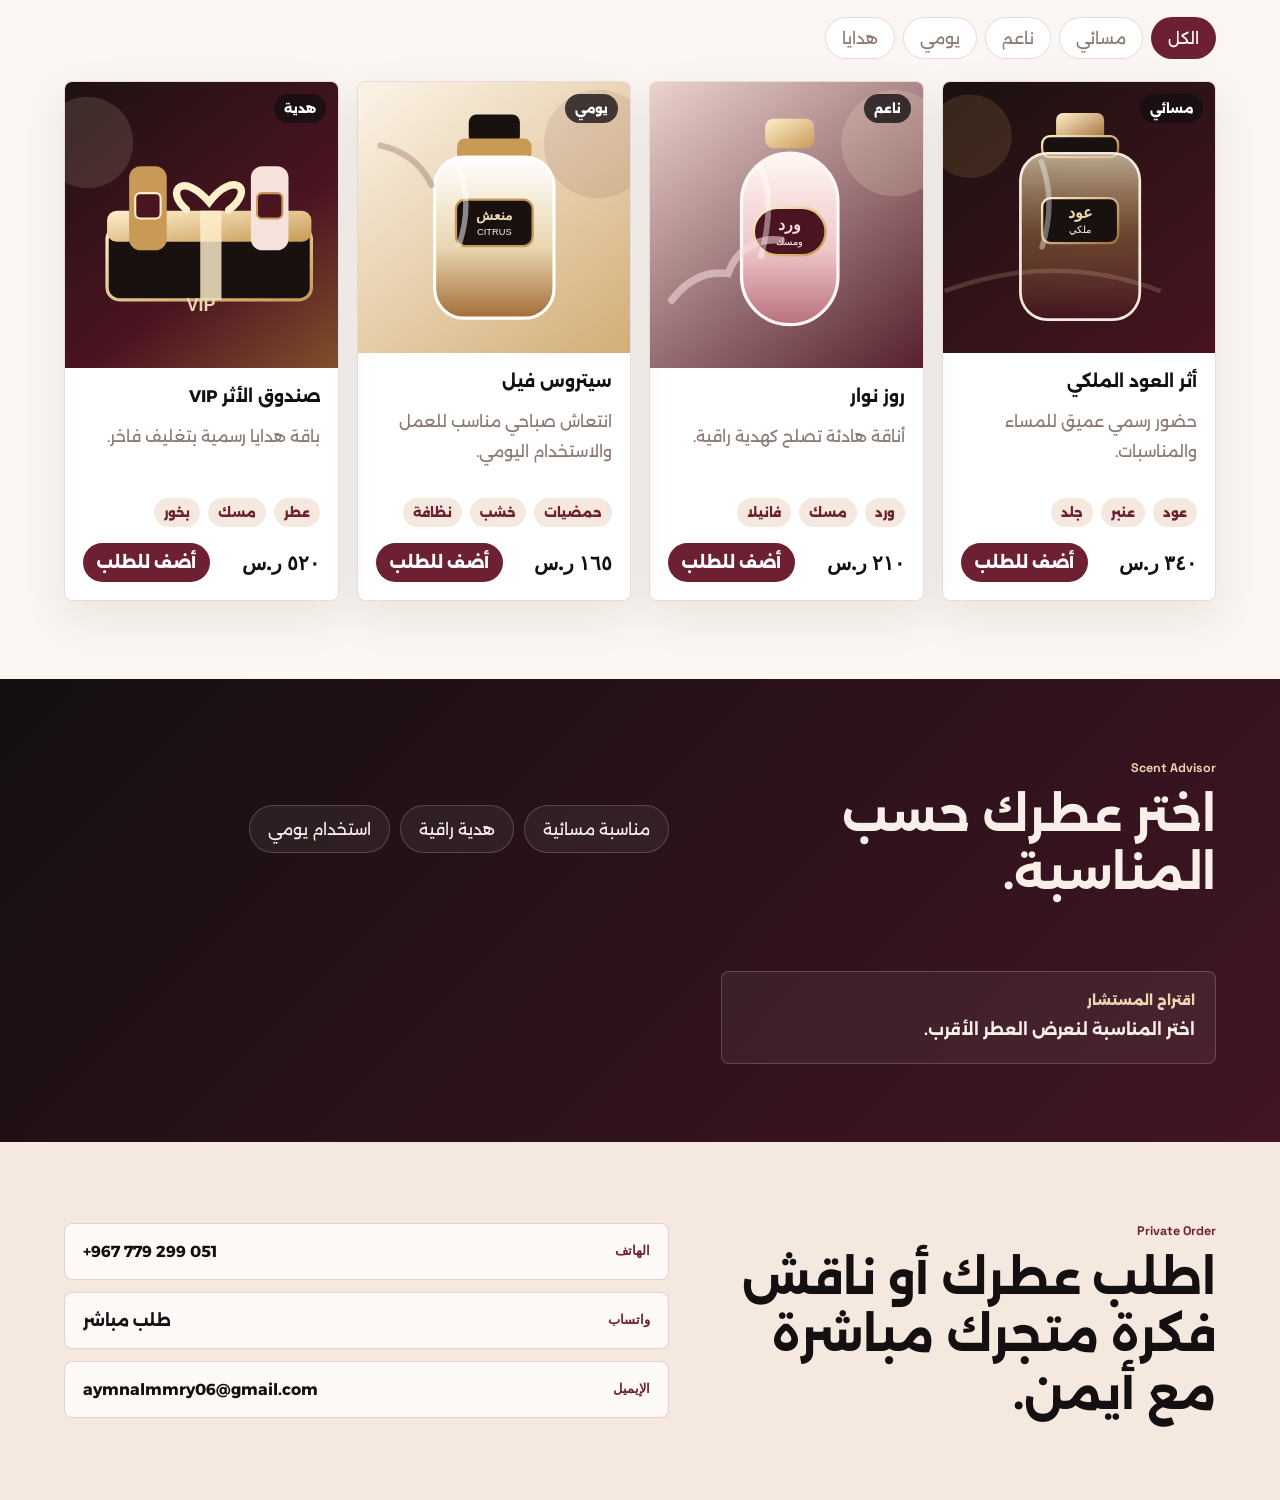
<file: perfume-store/index.html>
<!doctype html>
<html lang="ar" dir="rtl">
  <head>
    <meta charset="UTF-8" />
    <meta name="viewport" content="width=device-width, initial-scale=1.0" />
    <meta
      name="description"
      content="دار الأثر للعطور، تجربة بوتيك عطور فاخرة ومختلفة عن المتاجر التقليدية."
    />
    <title>دار الأثر | بوتيك عطور</title>
    <link rel="preconnect" href="https://fonts.googleapis.com" />
    <link rel="preconnect" href="https://fonts.gstatic.com" crossorigin />
    <link
      href="https://fonts.googleapis.com/css2?family=Alexandria:wght@400;500;600;700;800&family=Space+Grotesk:wght@600;700&display=swap"
      rel="stylesheet"
    />
    <link rel="stylesheet" href="styles.css" />
  </head>
  <body>
    <header class="topbar">
      <a class="brand" href="#home" aria-label="دار الأثر">
        <img src="assets/logo.svg" alt="" />
        <span>
          <strong>دار الأثر</strong>
          <small>Perfume Atelier</small>
        </span>
      </a>

      <nav class="nav-links" aria-label="روابط الموقع">
        <a href="#ritual">التجربة</a>
        <a href="#scents">العطور</a>
        <a href="#advisor">المستشار</a>
        <a href="#contact">التواصل</a>
      </nav>

      <button class="cart-button" type="button" id="openCart" aria-label="فتح الطلب">
        <span>طلبك</span>
        <strong id="cartCount">0</strong>
      </button>
    </header>

    <main>
      <section class="hero" id="home">
        <div class="hero-panel">
          <p class="eyebrow">DAR AL-ATHAR</p>
          <h1>لا تختَر عطراً. اختر الأثر الذي سيبقى بعدك.</h1>
          <p>
            تجربة بوتيك عطور مصممة حول المزاج، المناسبة، والانطباع. واجهة
            مختلفة عن المتاجر التقليدية: أقل ازدحاماً، أكثر فخامة، وتدفع العميل
            لاختيار عطره بثقة.
          </p>
          <div class="hero-actions">
            <a class="btn primary" href="#scents">استكشف المجموعة</a>
            <a class="btn ghost" href="#advisor">اختر حسب المزاج</a>
          </div>
        </div>

        <div class="hero-stage">
          <img src="assets/perfume-hero.svg" alt="زجاجة عطر فاخرة" />
          <div class="stage-note">
            <span>Signature</span>
            <strong>Royal Oud 01</strong>
          </div>
        </div>

        <div class="hero-index" aria-label="ملامح التجربة">
          <div>
            <strong>01</strong>
            <span>روائح مسائية</span>
          </div>
          <div>
            <strong>02</strong>
            <span>هدايا رسمية</span>
          </div>
          <div>
            <strong>03</strong>
            <span>اختيار بالمزاج</span>
          </div>
        </div>
      </section>

      <section class="ritual" id="ritual">
        <div class="section-kicker">Fragrance Ritual</div>
        <div class="ritual-grid">
          <article>
            <span>المزاج</span>
            <h2>ابدأ من الإحساس، لا من اسم العطر.</h2>
          </article>
          <article>
            <strong>عود عميق</strong>
            <p>للحضور الرسمي والمساء.</p>
          </article>
          <article>
            <strong>ورد ومسك</strong>
            <p>للأناقة الهادئة والهدايا.</p>
          </article>
          <article>
            <strong>حمضيات وخشب</strong>
            <p>للصباح والعمل والاستخدام اليومي.</p>
          </article>
        </div>
      </section>

      <section class="scents" id="scents">
        <div class="section-head">
          <span>المجموعة</span>
          <h2>بطاقات عطرية تعرض الشخصية قبل السعر.</h2>
        </div>

        <div class="scent-tabs" id="filters" aria-label="تصنيف العطور">
          <button class="tab active" type="button" data-filter="all">الكل</button>
          <button class="tab" type="button" data-filter="evening">مسائي</button>
          <button class="tab" type="button" data-filter="soft">ناعم</button>
          <button class="tab" type="button" data-filter="daily">يومي</button>
          <button class="tab" type="button" data-filter="gift">هدايا</button>
        </div>

        <div class="scent-board" id="productGrid"></div>
      </section>

      <section class="advisor" id="advisor">
        <div>
          <span class="eyebrow">Scent Advisor</span>
          <h2>اختر عطرك حسب المناسبة.</h2>
        </div>
        <div class="advisor-options">
          <button type="button" data-mood="evening">مناسبة مسائية</button>
          <button type="button" data-mood="soft">هدية راقية</button>
          <button type="button" data-mood="daily">استخدام يومي</button>
        </div>
        <div class="advisor-result" id="advisorResult">
          <span>اقتراح المستشار</span>
          <strong>اختر المناسبة لنعرض العطر الأقرب.</strong>
        </div>
      </section>

      <section class="private-order" id="contact">
        <div>
          <span>Private Order</span>
          <h2>اطلب عطرك أو ناقش فكرة متجرك مباشرة مع أيمن.</h2>
        </div>
        <div class="contact-cards">
          <a href="tel:+967779299051">
            <span>الهاتف</span>
            <strong dir="ltr">+967 779 299 051</strong>
          </a>
          <a href="https://wa.me/967779299051" target="_blank" rel="noopener noreferrer">
            <span>واتساب</span>
            <strong>طلب مباشر</strong>
          </a>
          <a href="mailto:aymnalmmry06@gmail.com">
            <span>الإيميل</span>
            <strong dir="ltr">aymnalmmry06@gmail.com</strong>
          </a>
        </div>
      </section>
    </main>

    <aside class="cart-drawer" id="cartDrawer" aria-hidden="true">
      <div class="cart-panel">
        <div class="cart-head">
          <div>
            <span>طلب العطور</span>
            <strong id="cartTotal">0 ر.س</strong>
          </div>
          <button class="icon-button" type="button" id="closeCart" aria-label="إغلاق الطلب">×</button>
        </div>
        <div class="cart-items" id="cartItems"></div>
        <a class="checkout" id="checkoutLink" href="#" target="_blank" rel="noopener noreferrer">
          إرسال الطلب عبر واتساب
        </a>
      </div>
    </aside>

    <script src="script.js"></script>
  </body>
</html>
</file>
<file: style.css>
:root {
  --bg: #f8f7f4;
  --text: #111111;
  --muted: #5f5d58;
  --ink: #070707;
  --line: rgba(17, 17, 17, 0.12);
  --panel: rgba(255, 255, 255, 0.78);
  --accent: #2f3130;
  --accent-soft: rgba(17, 17, 17, 0.08);
  --shadow: 0 28px 80px rgba(20, 16, 12, 0.12);
  --radius: 28px;
}

* {
  box-sizing: border-box;
}

* {
  min-width: 0;
}

html {
  scroll-behavior: smooth;
  scroll-padding-top: 100px;
}

body {
  margin: 0;
  font-family: "Thmanyah", "ثمانية", "Noto Kufi Arabic", system-ui, sans-serif;
  background:
    radial-gradient(circle at 17% 16%, rgba(0, 0, 0, 0.075) 0 2px, transparent 3px),
    radial-gradient(circle at 82% 20%, rgba(0, 0, 0, 0.045) 0 2px, transparent 3px),
    radial-gradient(circle at 12% 75%, rgba(0, 0, 0, 0.06) 0 3px, transparent 4px),
    radial-gradient(ellipse at 22% 18%, rgba(17, 17, 17, 0.07), transparent 34%),
    radial-gradient(ellipse at 82% 78%, rgba(17, 17, 17, 0.06), transparent 30%),
    linear-gradient(180deg, #fbfaf8 0%, #f7f6f2 48%, #fbfaf7 100%),
    var(--bg);
  color: var(--text);
  overflow-x: hidden;
  line-height: 1.75;
  word-break: normal;
  overflow-wrap: break-word;
}

body.menu-open {
  overflow: hidden;
}

a {
  color: inherit;
  text-decoration: none;
}

button,
input,
textarea {
  font: inherit;
}

.page-noise {
  position: fixed;
  inset: 0;
  pointer-events: none;
  opacity: 0.22;
  z-index: -1;
  background-image:
    radial-gradient(circle at 22% 34%, rgba(0, 0, 0, 0.07) 0 1px, transparent 2px),
    linear-gradient(rgba(0, 0, 0, 0.018) 1px, transparent 1px),
    linear-gradient(90deg, rgba(0, 0, 0, 0.014) 1px, transparent 1px);
  background-size: 180px 180px, 46px 46px, 46px 46px;
}

.hero-copy,
.section-heading,
.about-card,
.skill-card,
.service-card,
.project-card,
.step,
.contact-panel,
.featured-project,
.footer {
  position: relative;
  z-index: 1;
}

.site-header {
  position: fixed;
  inset: 0 0 auto;
  z-index: 50;
  padding: 22px clamp(18px, 5vw, 58px);
  transition: 0.25s ease;
}

.site-header.scrolled {
  padding-top: 12px;
  padding-bottom: 12px;
  background: rgba(248, 247, 244, 0.84);
  backdrop-filter: blur(20px) saturate(1.08);
  border-bottom: 1px solid rgba(17, 17, 17, 0.08);
}

.nav-shell {
  display: grid;
  grid-template-columns: minmax(0, 1fr) minmax(0, 1fr);
  align-items: center;
  gap: 20px;
}

.nav-links,
.social-links {
  display: flex;
  align-items: center;
  gap: clamp(12px, 1.7vw, 24px);
  flex-wrap: wrap;
}

.social-links,
.header-actions {
  justify-content: flex-start;
  direction: ltr;
}

.nav-links a,
.social-links a {
  position: relative;
  font-size: 0.92rem;
  font-weight: 700;
  color: rgba(17, 17, 17, 0.78);
}

.header-actions {
  display: flex;
  align-items: center;
  gap: 8px;
  flex-wrap: nowrap;
}

.lang-switch,
.icon-link {
  width: 46px;
  height: 46px;
  border: 1px solid var(--line);
  border-radius: 999px;
  background: rgba(255, 255, 255, 0.72);
  color: var(--ink);
  font-weight: 800;
  cursor: pointer;
  transition: 0.25s ease;
}

.icon-link,
.lang-switch {
  display: inline-flex;
  align-items: center;
  justify-content: center;
}

.icon-link svg {
  width: 19px;
  height: 19px;
  fill: none;
  stroke: currentColor;
  stroke-width: 1.9;
  stroke-linecap: round;
  stroke-linejoin: round;
}

.icon-link[aria-label="LinkedIn"] svg,
.icon-link[aria-label="GitHub"] svg {
  fill: currentColor;
  stroke: none;
}

.lang-switch {
  width: auto;
  min-width: 82px;
  gap: 6px;
  padding: 4px;
  background: var(--ink);
  color: #fff;
  box-shadow: 0 14px 34px rgba(17, 17, 17, 0.16);
}

.lang-switch span {
  min-width: 34px;
  height: 34px;
  display: grid;
  place-items: center;
  border-radius: 999px;
  font-family: "Space Grotesk", sans-serif;
  font-size: 0.78rem;
}

.lang-current {
  background: #fff;
  color: var(--ink);
}

.lang-next {
  color: rgba(255, 255, 255, 0.72);
}

.lang-switch:hover,
.icon-link:hover {
  transform: translateY(-2px);
  background: var(--ink);
  color: #fff;
}

.lang-switch:hover {
  background: #242424;
}

.nav-links a::after {
  content: "";
  position: absolute;
  right: 0;
  bottom: -8px;
  width: 0;
  height: 2px;
  background: var(--ink);
  transition: width 0.25s ease;
}

.nav-links a:hover,
.nav-links a.active {
  color: var(--ink);
}

.nav-links a:hover::after,
.nav-links a.active::after {
  width: 100%;
}

.menu-toggle {
  display: none;
  width: 46px;
  height: 46px;
  border: 1px solid var(--line);
  background: rgba(255, 255, 255, 0.74);
  border-radius: 50%;
  place-items: center;
  gap: 5px;
  cursor: pointer;
}

.menu-toggle span {
  width: 19px;
  height: 2px;
  background: var(--ink);
  display: block;
  border-radius: 999px;
}

.section {
  padding: clamp(74px, 10vw, 128px) clamp(18px, 6vw, 76px);
}

.hero {
  min-height: 100vh;
  display: grid;
  grid-template-columns: minmax(320px, 0.92fr) minmax(360px, 1fr);
  align-items: center;
  gap: clamp(32px, 6vw, 90px);
  padding-top: 110px;
  direction: ltr;
}

.hero-art {
  position: relative;
  min-height: clamp(430px, 62vw, 720px);
  display: grid;
  place-items: center;
  padding: 0;
}

.hero-art::before {
  content: "";
  position: absolute;
  width: min(72%, 420px);
  height: min(72%, 420px);
  border-radius: 50%;
  background:
    radial-gradient(circle at 42% 28%, rgba(255, 255, 255, 0.95), transparent 28%),
    radial-gradient(circle at center, rgba(17, 17, 17, 0.08), transparent 64%);
  filter: blur(2px);
  z-index: -2;
}

.portrait-card {
  position: relative;
  width: min(100%, 610px);
  aspect-ratio: 0.74;
  border-radius: 0;
  overflow: visible;
  background: transparent;
  box-shadow: none;
  isolation: isolate;
  padding: 0;
}

.portrait-card::before {
  display: none;
}

.portrait-card::after {
  content: "";
  position: absolute;
  inset: auto 4% -18px;
  height: 70px;
  background: radial-gradient(ellipse at center, rgba(17, 17, 17, 0.12), transparent 70%);
  filter: blur(14px);
  z-index: -1;
  pointer-events: none;
}

.portrait-card img {
  width: 100%;
  height: 100%;
  object-fit: contain;
  object-position: center bottom;
  mix-blend-mode: multiply;
  filter: saturate(0.98) contrast(1.04) drop-shadow(0 22px 34px rgba(17, 17, 17, 0.1));
  transform: none;
  border-radius: 0;
  background: transparent;
}

.ink-cloud {
  position: absolute;
  width: min(76vw, 640px);
  aspect-ratio: 1;
  border-radius: 50%;
  background:
    radial-gradient(circle at 38% 48%, rgba(0, 0, 0, 0.2) 0 3%, transparent 4%),
    radial-gradient(circle at 58% 28%, rgba(0, 0, 0, 0.18) 0 4%, transparent 5%),
    radial-gradient(circle at 24% 70%, rgba(0, 0, 0, 0.16) 0 5%, transparent 6%),
    radial-gradient(circle at 64% 70%, rgba(0, 0, 0, 0.12) 0 7%, transparent 8%),
    radial-gradient(circle at center, rgba(17, 17, 17, 0.16), transparent 56%);
  filter: blur(1px);
  transform: rotate(-8deg) scale(1.02);
  opacity: 0.82;
}

.hero-copy {
  max-width: 660px;
  direction: rtl;
  text-align: right;
}

html[dir="ltr"] .hero-copy {
  direction: ltr;
  text-align: left;
}

.eyebrow,
.section-heading span {
  display: inline-flex;
  align-items: center;
  gap: 8px;
  color: var(--accent);
  font-family: "Space Grotesk", sans-serif;
  font-weight: 900;
  letter-spacing: 0;
  margin-bottom: 18px;
  padding: 8px 14px;
  border: 1px solid rgba(17, 17, 17, 0.1);
  border-radius: 999px;
  background: rgba(255, 255, 255, 0.68);
  box-shadow: 0 12px 32px rgba(17, 17, 17, 0.06);
}

.hero h1 {
  margin: 0;
  font-size: clamp(2.25rem, 4.55vw, 4.65rem);
  line-height: 1.32;
  letter-spacing: 0;
  max-width: 820px;
  text-wrap: balance;
  overflow-wrap: normal;
}

.hero h1::after {
  content: "";
  display: block;
  width: 160px;
  height: 10px;
  margin-top: 22px;
  background: linear-gradient(90deg, var(--ink), rgba(17, 17, 17, 0.14), transparent);
  border-radius: 999px;
}

.hero-summary {
  max-width: 660px;
  margin: 26px 0 0;
  color: var(--muted);
  line-height: 2.08;
  text-wrap: pretty;
}

.hero-actions {
  display: flex;
  gap: 16px;
  flex-wrap: wrap;
  margin-top: 36px;
  justify-content: flex-start;
}

.btn {
  min-height: 54px;
  padding: 0 28px;
  border-radius: 12px;
  display: inline-flex;
  align-items: center;
  justify-content: center;
  border: 1px solid var(--line);
  font-weight: 800;
  transition: 0.25s ease;
}

.btn.primary {
  background: var(--ink);
  color: #fff;
  border-color: var(--ink);
  box-shadow: 0 16px 36px rgba(17, 17, 17, 0.18);
}

.btn.ghost {
  background: transparent;
  color: var(--ink);
}

.btn:hover {
  transform: translateY(-3px);
  box-shadow: 0 18px 42px rgba(17, 17, 17, 0.16);
}

.hero-metrics {
  display: grid;
  grid-template-columns: repeat(3, minmax(0, 1fr));
  gap: 12px;
  max-width: 560px;
  margin-top: 34px;
}

.hero-metrics div {
  padding: 18px 16px;
  border: 1px solid var(--line);
  border-radius: 18px;
  background: rgba(255, 255, 255, 0.54);
}

.hero-metrics strong {
  display: block;
  font-family: "Space Grotesk", sans-serif;
  font-size: 1.7rem;
}

.hero-metrics span {
  color: var(--muted);
  font-size: 0.85rem;
}

.section-heading {
  max-width: 760px;
  margin-bottom: 34px;
  position: relative;
}

.section-heading h2 {
  margin: 0;
  font-size: clamp(2.15rem, 4.35vw, 4rem);
  line-height: 1.24;
  font-weight: 900;
  text-wrap: balance;
  position: relative;
}

.section-heading h2::after {
  content: "";
  display: block;
  width: min(210px, 38vw);
  height: 9px;
  margin-top: 20px;
  border-radius: 999px;
  background: linear-gradient(90deg, var(--ink), rgba(17, 17, 17, 0.12), transparent);
}

.about-grid,
.cards,
.project-grid,
.skills-grid,
.timeline {
  display: grid;
  grid-template-columns: repeat(3, minmax(0, 1fr));
  gap: 18px;
}

.featured-project {
  display: grid;
  grid-template-columns: minmax(0, 1.1fr) minmax(280px, 0.9fr);
  gap: clamp(22px, 4vw, 46px);
  align-items: stretch;
  padding: clamp(24px, 4vw, 42px);
  border: 1px solid var(--line);
  border-radius: calc(var(--radius) + 8px);
  background:
    linear-gradient(135deg, rgba(17, 17, 17, 0.95), rgba(24, 21, 30, 0.86)),
    var(--ink);
  color: #fff;
  box-shadow: var(--shadow);
  overflow: hidden;
  position: relative;
}

.featured-project::before {
  content: "";
  position: absolute;
  inset: auto -10% -35% auto;
  width: 360px;
  height: 360px;
  border-radius: 50%;
  background: rgba(255, 255, 255, 0.12);
  filter: blur(26px);
}

.project-content {
  position: relative;
  z-index: 1;
}

.featured-project h3 {
  margin: 16px 0;
  font-size: clamp(1.7rem, 3.4vw, 3.2rem);
  line-height: 1.25;
}

.featured-project p {
  color: rgba(255, 255, 255, 0.72);
  line-height: 1.95;
  max-width: 760px;
}

.project-points {
  display: flex;
  flex-wrap: wrap;
  align-items: flex-start;
  gap: 10px;
  margin: 24px 0 28px;
}

.project-points span {
  padding: 9px 13px;
  border-radius: 999px;
  background: rgba(255, 255, 255, 0.08);
  border: 1px solid rgba(255, 255, 255, 0.12);
  font-weight: 800;
  font-size: 0.86rem;
  line-height: 1.55;
}

.featured-project .btn.primary {
  background: #fff;
  color: var(--ink);
  border-color: #fff;
}

.honey-project {
  margin-top: 24px;
  background:
    linear-gradient(135deg, rgba(43, 26, 15, 0.96), rgba(124, 73, 17, 0.86)),
    #2b1a0f;
}

.honey-project::before {
  background: rgba(242, 186, 54, 0.24);
}

.honey-project .btn.primary {
  color: #2b1a0f;
  background: linear-gradient(135deg, #fff0b5, #f2ba36 56%, #c78319);
  border-color: transparent;
}

.honey-preview {
  background:
    linear-gradient(180deg, rgba(255, 225, 154, 0.22), rgba(255, 255, 255, 0.05)),
    linear-gradient(135deg, rgba(255, 241, 196, 0.16), rgba(242, 186, 54, 0.1));
}

.honey-preview .preview-lines span {
  background: rgba(255, 225, 154, 0.24);
}

.honey-preview .preview-lines span:nth-child(4) {
  background:
    radial-gradient(circle at 25% 24%, rgba(255, 225, 154, 0.82), transparent 26%),
    linear-gradient(135deg, rgba(255, 225, 154, 0.34), rgba(199, 131, 25, 0.22));
}

.perfume-project {
  margin-top: 24px;
  background:
    linear-gradient(135deg, rgba(24, 17, 15, 0.97), rgba(75, 20, 33, 0.88)),
    #18110f;
}

.perfume-project::before {
  background: rgba(234, 214, 176, 0.18);
}

.perfume-project .btn.primary {
  color: #18110f;
  background: linear-gradient(135deg, #fff1d3, #d8b06f 52%, #ad7a3d);
  border-color: transparent;
}

.perfume-preview {
  background:
    linear-gradient(180deg, rgba(234, 214, 176, 0.2), rgba(255, 255, 255, 0.05)),
    linear-gradient(135deg, rgba(75, 20, 33, 0.22), rgba(216, 176, 111, 0.12));
}

.perfume-preview .preview-lines span {
  background: rgba(234, 214, 176, 0.22);
}

.perfume-preview .preview-lines span:nth-child(4) {
  background:
    radial-gradient(circle at 68% 28%, rgba(234, 214, 176, 0.78), transparent 25%),
    linear-gradient(135deg, rgba(75, 20, 33, 0.42), rgba(216, 176, 111, 0.2));
}

.project-preview {
  position: relative;
  z-index: 1;
  min-height: 330px;
  border: 1px solid rgba(255, 255, 255, 0.14);
  border-radius: 26px;
  background:
    linear-gradient(180deg, rgba(255, 255, 255, 0.12), rgba(255, 255, 255, 0.04)),
    rgba(255, 255, 255, 0.06);
  overflow: hidden;
  box-shadow: inset 0 1px 0 rgba(255, 255, 255, 0.14);
}

.browser-bar {
  height: 46px;
  display: flex;
  align-items: center;
  gap: 8px;
  padding: 0 16px;
  border-bottom: 1px solid rgba(255, 255, 255, 0.12);
}

.browser-bar span {
  width: 10px;
  height: 10px;
  border-radius: 50%;
  background: #fff;
  opacity: 0.65;
}

.preview-lines {
  padding: 34px;
  display: grid;
  gap: 18px;
}

.preview-lines strong {
  font-family: "Space Grotesk", sans-serif;
  font-size: 2.2rem;
}

.preview-lines span {
  display: block;
  height: 16px;
  border-radius: 999px;
  background: rgba(255, 255, 255, 0.16);
}

.preview-lines span:nth-child(2) {
  width: 92%;
}

.preview-lines span:nth-child(3) {
  width: 72%;
}

.preview-lines span:nth-child(4) {
  width: 48%;
  height: 96px;
  border-radius: 22px;
  background: rgba(255, 255, 255, 0.18);
}

.about-card,
.skill-card,
.service-card,
.project-card,
.step,
.contact-panel {
  background: var(--panel);
  border: 1px solid var(--line);
  border-radius: var(--radius);
  padding: clamp(22px, 3vw, 34px);
  box-shadow: 0 16px 50px rgba(20, 16, 12, 0.07);
  backdrop-filter: blur(18px);
}

.about-card h3,
.service-card h3,
.project-card h3,
.step h3 {
  margin: 0 0 12px;
  font-size: clamp(1.35rem, 2.1vw, 1.8rem);
  font-weight: 900;
  color: var(--ink);
}

.about-card p,
.service-card p,
.project-card p,
.step p,
.contact-panel p {
  margin: 0;
  color: var(--muted);
  line-height: 1.9;
}

.skills {
  padding-top: 34px;
}

.skills-grid {
  grid-template-columns: repeat(4, minmax(0, 1fr));
}

.skill-card {
  min-height: 168px;
  display: flex;
  flex-direction: column;
  justify-content: space-between;
  transition: 0.25s ease;
  background:
    linear-gradient(180deg, rgba(255, 255, 255, 0.86), rgba(255, 255, 255, 0.6)),
    var(--panel);
  position: relative;
  overflow: hidden;
}

.skill-card::before {
  content: "";
  position: absolute;
  inset: 0 0 auto;
  height: 3px;
  background: linear-gradient(90deg, var(--ink), rgba(17, 17, 17, 0.2), transparent);
  opacity: 0.65;
}

.skill-card:hover {
  transform: translateY(-8px);
  box-shadow: var(--shadow);
}

.skill-card strong {
  font-family: "Space Grotesk", sans-serif;
  font-size: clamp(1.4rem, 2.2vw, 2rem);
}

.skill-card span {
  color: var(--muted);
  line-height: 1.75;
}

.project-tag {
  padding: 8px 12px;
  border-radius: 999px;
  background: rgba(255, 255, 255, 0.12);
  color: #fff;
  font-size: 0.82rem;
  font-weight: 800;
}

.icon,
.step strong {
  width: 54px;
  height: 54px;
  display: grid;
  place-items: center;
  border-radius: 18px;
  background: var(--ink);
  color: #fff;
  font-family: "Space Grotesk", sans-serif;
  font-weight: 800;
  margin-bottom: 22px;
}

.service-card,
.project-card,
.step {
  transition: 0.25s ease;
}

.service-card:hover,
.project-card:hover,
.step:hover {
  transform: translateY(-8px);
  box-shadow: var(--shadow);
}

.process {
  padding-top: 40px;
}

.contact-panel {
  display: grid;
  grid-template-columns: 0.95fr 1.05fr;
  gap: clamp(26px, 5vw, 60px);
  align-items: start;
  background:
    linear-gradient(135deg, rgba(17, 17, 17, 0.96), rgba(17, 17, 17, 0.84)),
    var(--ink);
  color: #fff;
  overflow: hidden;
}

.contact-panel h2 {
  margin: 0 0 16px;
  font-size: clamp(2rem, 4vw, 4rem);
  line-height: 1.15;
}

.contact-panel p {
  color: rgba(255, 255, 255, 0.7);
}

.contact-form {
  display: grid;
  grid-template-columns: repeat(2, minmax(0, 1fr));
  gap: 16px;
}

.contact-form label {
  display: grid;
  gap: 9px;
  color: rgba(255, 255, 255, 0.74);
  font-weight: 800;
}

.contact-form .full {
  grid-column: 1 / -1;
}

.contact-form input,
.contact-form textarea {
  width: 100%;
  min-height: 56px;
  padding: 15px 16px;
  border: 1px solid rgba(255, 255, 255, 0.14);
  background: rgba(255, 255, 255, 0.08);
  color: #fff;
  border-radius: 16px;
  outline: none;
  resize: vertical;
  transition: 0.25s ease;
}

.contact-form input::placeholder,
.contact-form textarea::placeholder {
  color: rgba(255, 255, 255, 0.42);
}

.contact-form input:focus,
.contact-form textarea:focus {
  border-color: rgba(255, 255, 255, 0.64);
  background: rgba(255, 255, 255, 0.12);
  box-shadow: 0 0 0 4px rgba(255, 255, 255, 0.12);
}

.contact-form .btn {
  width: fit-content;
  min-width: 170px;
  grid-column: 1 / -1;
  background: #fff;
  color: var(--ink);
  border-color: #fff;
}

.contact-form .btn:hover {
  background: #2a2a2a;
  color: #fff;
  border-color: #2a2a2a;
}

.form-message {
  grid-column: 1 / -1;
  display: none;
  align-items: center;
  gap: 10px;
  padding: 16px 18px;
  border-radius: 18px;
  border: 1px solid rgba(255, 255, 255, 0.18);
  background: rgba(255, 255, 255, 0.1);
  color: #fff;
  font-weight: 800;
}

.form-message.show {
  display: flex;
}

.form-message.success {
  background: rgba(46, 213, 115, 0.16);
  border-color: rgba(46, 213, 115, 0.34);
}

.form-message.error {
  background: rgba(255, 87, 87, 0.16);
  border-color: rgba(255, 87, 87, 0.34);
}

.footer {
  padding: 28px clamp(18px, 6vw, 76px) 42px;
  display: flex;
  justify-content: center;
  gap: 18px;
  color: var(--muted);
  border-top: 1px solid var(--line);
  text-align: center;
}

.footer p {
  margin: 0;
}

.footer-copy {
  display: inline-flex;
  align-items: center;
  justify-content: center;
  gap: 14px;
  flex-wrap: wrap;
  line-height: 1.8;
}

.footer-divider {
  width: 1px;
  height: 22px;
  flex: 0 0 auto;
  background: rgba(17, 17, 17, 0.24);
}

.scroll-progress {
  position: fixed;
  inset: 0 0 auto;
  height: 4px;
  z-index: 80;
  background: rgba(17, 17, 17, 0.04);
}

.scroll-progress span {
  display: block;
  width: 0%;
  height: 100%;
  border-radius: 999px;
  background: linear-gradient(90deg, rgba(17, 17, 17, 0.35), #080808, rgba(17, 17, 17, 0.35));
  box-shadow: 0 0 18px rgba(17, 17, 17, 0.28);
  transition: width 0.12s ease-out;
}

.floating-actions {
  position: fixed;
  right: clamp(18px, 4vw, 34px);
  bottom: clamp(42px, 6vw, 72px);
  display: flex;
  flex-direction: row-reverse;
  align-items: center;
  gap: 10px;
  direction: ltr;
  z-index: 70;
}

.back-to-top,
.whatsapp-float {
  width: 52px;
  height: 52px;
  display: grid;
  place-items: center;
  border: 1px solid rgba(17, 17, 17, 0.12);
  background: rgba(255, 255, 255, 0.76);
  color: var(--ink);
  box-shadow: 0 20px 48px rgba(17, 17, 17, 0.16);
  backdrop-filter: blur(18px);
  transition: 0.25s ease;
}

.back-to-top {
  border-radius: 50%;
  cursor: pointer;
  opacity: 0;
  visibility: hidden;
  transform: translateY(14px);
  pointer-events: none;
}

.back-to-top.show {
  opacity: 1;
  visibility: visible;
  transform: translateY(0);
  pointer-events: auto;
}

.whatsapp-float {
  width: 104px;
  border-radius: 14px;
  font-size: 0.82rem;
  font-weight: 900;
  background: rgba(17, 17, 17, 0.92);
  color: #fff;
  border-color: rgba(17, 17, 17, 0.92);
}

.back-to-top:hover,
.whatsapp-float:hover {
  background: var(--ink);
  color: #fff;
  transform: translateY(-3px);
}

.whatsapp-float:hover {
  background: #1f8f4d;
  border-color: #1f8f4d;
}

.back-to-top svg {
  width: 22px;
  height: 22px;
  fill: none;
  stroke: currentColor;
  stroke-width: 2.1;
  stroke-linecap: round;
  stroke-linejoin: round;
}

.reveal {
  opacity: 0;
  transform: translateY(22px);
  transition:
    opacity 0.65s ease,
    transform 0.65s ease;
}

.reveal.visible {
  opacity: 1;
  transform: translateY(0);
}

@keyframes rotateSlow {
  to {
    transform: rotate(360deg);
  }
}

@media (max-width: 980px) {
  .site-header {
    padding: 12px 14px;
  }

  .nav-shell {
    grid-template-columns: auto minmax(0, 1fr);
    gap: 12px;
  }

  .menu-toggle {
    display: grid;
  }

  .social-links {
    display: none;
  }

  .header-actions {
    justify-self: end;
    gap: 5px;
  }

  .icon-link {
    width: 38px;
    height: 38px;
  }

  .icon-link svg {
    width: 17px;
    height: 17px;
  }

  .lang-switch {
    min-width: 68px;
    height: 38px;
  }

  .lang-switch span {
    min-width: 29px;
    height: 29px;
    font-size: 0.72rem;
  }

  .nav-links {
    position: fixed;
    inset: 78px 18px auto;
    display: none;
    flex-direction: column;
    align-items: stretch;
    padding: 16px;
    border: 1px solid var(--line);
    border-radius: 22px;
    background: rgba(247, 245, 241, 0.94);
    backdrop-filter: blur(18px);
    box-shadow: var(--shadow);
  }

  .nav-links.open {
    display: flex;
  }

  .nav-links a {
    padding: 12px 14px;
    border-radius: 14px;
  }

  .nav-links a.active,
  .nav-links a:hover {
    background: rgba(17, 17, 17, 0.06);
  }

  .nav-links a::after {
    display: none;
  }

  .hero,
  .featured-project,
  .contact-panel {
    grid-template-columns: 1fr;
  }

  .contact-form {
    grid-template-columns: 1fr;
  }

  .hero {
    padding-top: 96px;
    gap: 12px;
  }

  .hero-copy {
    text-align: center;
    margin: 0 auto;
    direction: inherit;
  }

  html[dir="ltr"] .hero-copy {
    text-align: center;
  }

  .hero h1::after {
    margin-inline: auto;
  }

  .hero-summary,
  .hero-metrics {
    margin-left: auto;
    margin-right: auto;
  }

  .hero-actions {
    justify-content: center;
  }

  .about-grid,
  .cards,
  .project-grid,
  .timeline {
    grid-template-columns: 1fr;
  }

  .skills-grid {
    grid-template-columns: repeat(2, minmax(0, 1fr));
  }

  .skill-card {
    min-height: 132px;
  }
}

@media (max-width: 560px) {
  .section {
    padding-left: 16px;
    padding-right: 16px;
    padding-top: 58px;
    padding-bottom: 58px;
  }

  .site-header {
    padding-left: 10px;
    padding-right: 10px;
  }

  .menu-toggle {
    width: 38px;
    height: 38px;
    gap: 4px;
  }

  .menu-toggle span {
    width: 17px;
  }

  .header-actions {
    gap: 3px;
  }

  .icon-link {
    width: 33px;
    height: 33px;
  }

  .icon-link svg {
    width: 15px;
    height: 15px;
  }

  .lang-switch {
    min-width: 60px;
    height: 33px;
    padding: 3px;
  }

  .lang-switch span {
    min-width: 25px;
    height: 25px;
    font-size: 0.66rem;
  }

  .hero-art {
    min-height: auto;
    padding: 0;
    grid-column: 1;
    grid-row: 1;
    align-self: start;
    justify-self: start;
    transform: translateY(-18px);
  }

  .portrait-card {
    width: clamp(118px, 39vw, 158px);
    padding: 0;
    border-radius: 0;
    aspect-ratio: 0.72;
  }

  .portrait-card::after,
  .ink-cloud,
  .hero-art::before {
    display: none;
  }

  .hero-copy {
    grid-column: 2;
    grid-row: 1;
    text-align: right;
    margin: 0;
    align-self: start;
    max-width: none;
    padding-top: 4px;
  }

  html[dir="ltr"] .hero-copy {
    text-align: left;
  }

  .hero {
    min-height: auto;
    display: grid;
    direction: ltr;
    grid-template-columns: clamp(118px, 39vw, 158px) minmax(0, 1fr);
    gap: clamp(12px, 4vw, 18px);
    align-items: start;
    padding-top: 84px;
    padding-bottom: 42px;
  }

  .eyebrow,
  .section-heading span {
    padding: 6px 9px;
    margin-bottom: 12px;
    font-size: 0.62rem;
    line-height: 1.5;
  }

  .hero h1 {
    font-size: clamp(1.05rem, 5.25vw, 1.58rem);
    line-height: 1.5;
    max-width: 100%;
  }

  .hero h1::after {
    width: 88px;
    height: 7px;
    margin-top: 12px;
    margin-inline: 0;
  }

  .hero-summary {
    margin-top: 12px;
    line-height: 1.95;
    font-size: 0.74rem;
    display: -webkit-box;
    -webkit-line-clamp: 3;
    -webkit-box-orient: vertical;
    overflow: hidden;
  }

  .hero-actions {
    grid-column: 1 / -1;
    margin-top: 18px;
    gap: 10px;
    justify-content: stretch;
  }

  .hero-actions .btn {
    width: calc(50% - 5px);
    min-height: 44px;
    padding: 0 10px;
    border-radius: 10px;
    font-size: 0.78rem;
    line-height: 1.45;
    text-align: center;
  }

  .hero-metrics {
    display: none;
  }

  .nav-shell {
    gap: 8px;
  }

  .section-heading h2 {
    font-size: clamp(1.42rem, 7.4vw, 2.1rem);
    line-height: 1.42;
  }

  .section-heading {
    margin-bottom: 24px;
  }

  .section-heading h2::after {
    width: 118px;
    height: 7px;
    margin-top: 14px;
  }

  .about-card,
  .service-card,
  .project-card,
  .step,
  .contact-panel {
    padding: 22px 18px;
    border-radius: 22px;
  }

  .about-card h3,
  .service-card h3,
  .project-card h3,
  .step h3 {
    font-size: 1.18rem;
    line-height: 1.45;
    margin-bottom: 10px;
  }

  .about-card p,
  .service-card p,
  .project-card p,
  .step p,
  .contact-panel p {
    font-size: 0.88rem;
    line-height: 2;
  }

  .skills-grid {
    display: flex;
    gap: 12px;
    margin-inline: -16px;
    padding: 2px 16px 16px;
    overflow-x: auto;
    scroll-snap-type: x mandatory;
    scrollbar-width: thin;
  }

  .skill-card {
    flex: 0 0 min(72vw, 260px);
    min-height: 116px;
    scroll-snap-align: start;
    padding: 20px;
  }

  .skill-card strong {
    font-size: 1.25rem;
  }

  .skill-card span {
    font-size: 0.84rem;
    line-height: 1.7;
  }

  .featured-project {
    padding: 22px 18px;
    border-radius: 24px;
  }

  .featured-project h3,
  .contact-panel h2 {
    font-size: clamp(1.45rem, 7vw, 2.05rem);
    line-height: 1.42;
  }

  .featured-project p {
    font-size: 0.88rem;
    line-height: 2;
  }

  .project-points {
    gap: 8px;
  }

  .project-points span {
    font-size: 0.78rem;
    line-height: 1.5;
    padding: 8px 11px;
  }

  .contact-panel {
    padding: 22px 16px;
    border-radius: 24px;
  }

  .contact-panel h2 {
    font-size: clamp(1.65rem, 9vw, 2.4rem);
    line-height: 1.28;
  }

  .form-message {
    align-items: flex-start;
  }

  .footer {
    flex-direction: column;
    text-align: center;
  }

  .footer-copy {
    gap: 10px;
    font-size: 0.88rem;
  }

  .footer-divider {
    height: 18px;
  }

  .back-to-top {
    width: 46px;
    height: 46px;
  }

  .floating-actions {
    right: 16px;
    bottom: 24px;
    gap: 8px;
  }

  .whatsapp-float {
    width: 92px;
    height: 46px;
    border-radius: 12px;
    font-size: 0.76rem;
  }
}

@media (prefers-reduced-motion: reduce) {
  *,
  *::before,
  *::after {
    scroll-behavior: auto !important;
    animation-duration: 0.01ms !important;
    transition-duration: 0.01ms !important;
  }
}
</file>
<file: honey-store/styles.css>
:root {
  --ink: #1c1510;
  --muted: #7a6047;
  --cream: #fff4d2;
  --paper: #fffaf0;
  --gold: #d29a24;
  --amber: #f2ba36;
  --brown: #2b1a0f;
  --honey-soft: #fff1c4;
  --charcoal: #17100b;
  --copper: #9d5f19;
  --line: rgba(92, 58, 18, 0.16);
  --shadow: 0 24px 68px rgba(95, 58, 9, 0.19);
}

* {
  box-sizing: border-box;
}

html {
  scroll-behavior: smooth;
}

body {
  margin: 0;
  font-family: "Alexandria", sans-serif;
  color: var(--ink);
  background:
    radial-gradient(circle at top left, rgba(242, 186, 54, 0.32), transparent 34rem),
    radial-gradient(circle at 82% 10%, rgba(210, 154, 36, 0.22), transparent 28rem),
    linear-gradient(180deg, #fff5d7 0%, #fff9ea 43%, #fff1c4 100%);
}

button,
input {
  font: inherit;
}

a {
  color: inherit;
  text-decoration: none;
}

img {
  display: block;
  max-width: 100%;
}

.topbar {
  position: sticky;
  top: 0;
  z-index: 20;
  display: flex;
  align-items: center;
  justify-content: space-between;
  gap: 24px;
  padding: 16px clamp(18px, 4vw, 56px);
  border-bottom: 1px solid rgba(255, 255, 255, 0.42);
  background: rgba(255, 244, 210, 0.9);
  backdrop-filter: blur(18px);
}

.brand,
.cart-button,
.nav-links {
  display: flex;
  align-items: center;
}

.brand {
  gap: 12px;
  min-width: 210px;
}

.brand-mark {
  width: 44px;
  height: 44px;
  border-radius: 50%;
  background: #2b1a0f;
  object-fit: cover;
  box-shadow: 0 10px 26px rgba(146, 92, 16, 0.24);
}

.brand strong,
.brand small {
  display: block;
}

.brand small,
.eyebrow,
.section-heading span,
.gift-band span {
  color: var(--gold);
  font-size: 0.78rem;
  font-weight: 700;
}

.nav-links {
  gap: 22px;
  color: var(--muted);
  font-size: 0.92rem;
}

.nav-links a:hover {
  color: var(--ink);
}

.cart-button,
.btn,
.filter,
.icon-button,
.checkout {
  border: 0;
  cursor: pointer;
}

.cart-button {
  gap: 10px;
  padding: 10px 14px;
  border-radius: 999px;
  color: #fff;
  background: linear-gradient(135deg, var(--brown), #5d3613);
}

.cart-button strong {
  display: grid;
  place-items: center;
  min-width: 28px;
  height: 28px;
  border-radius: 999px;
  color: var(--ink);
  background: linear-gradient(135deg, #ffe19a, var(--amber));
}

.hero {
  display: grid;
  grid-template-columns: minmax(0, 1.02fr) minmax(320px, 0.98fr);
  gap: clamp(28px, 5vw, 72px);
  align-items: center;
  padding: clamp(48px, 7vw, 96px) clamp(18px, 5vw, 76px) 42px;
}

.hero-copy h1,
.section-heading h2,
.quality-copy h2,
.gift-band h2 {
  margin: 10px 0 0;
  line-height: 1.25;
  letter-spacing: 0;
}

.hero-copy h1 {
  max-width: 760px;
  font-size: clamp(2.5rem, 5.8vw, 5.7rem);
}

.hero-copy p {
  max-width: 640px;
  color: var(--muted);
  font-size: 1.04rem;
  line-height: 2;
}

.hero-actions,
.hero-stats,
.shop-toolbar,
.filters,
.footer-actions {
  display: flex;
  align-items: center;
  flex-wrap: wrap;
}

.hero-actions {
  gap: 12px;
  margin-top: 28px;
}

.btn,
.checkout {
  display: inline-flex;
  align-items: center;
  justify-content: center;
  min-height: 48px;
  padding: 0 22px;
  border-radius: 999px;
  font-weight: 800;
}

.primary,
.checkout {
  color: #1c1510;
  background: linear-gradient(135deg, #ffe19a, #f0b12f 52%, #c78319);
  box-shadow: 0 16px 34px rgba(177, 110, 17, 0.28);
}

.secondary {
  color: #2b1a0f;
  background: rgba(255, 255, 255, 0.78);
  border: 1px solid var(--line);
}

.hero-stats {
  gap: 12px;
  margin-top: 34px;
}

.hero-stats span {
  padding: 12px 16px;
  border: 1px solid var(--line);
  border-radius: 999px;
  background: rgba(255, 255, 255, 0.55);
}

.hero-stats strong {
  margin-left: 6px;
  font-family: "Space Grotesk", sans-serif;
}

.hero-visual {
  position: relative;
  min-height: 620px;
  overflow: hidden;
  border-radius: 8px;
  background: #1b1009;
  box-shadow: var(--shadow);
}

.hero-visual img {
  width: 100%;
  height: 100%;
  min-height: 620px;
  object-fit: cover;
}

.hero-badge {
  position: absolute;
  right: 24px;
  bottom: 24px;
  left: 24px;
  padding: 18px 20px;
  border: 1px solid rgba(255, 255, 255, 0.28);
  color: #fff;
  background: rgba(35, 19, 8, 0.78);
  backdrop-filter: blur(14px);
}

.hero-badge span,
.hero-badge strong {
  display: block;
}

.hero-badge span {
  color: #ffd36a;
  font-size: 0.82rem;
}

.hero-badge strong {
  margin-top: 4px;
  font-size: 1.2rem;
}

.trust-strip {
  display: grid;
  grid-template-columns: repeat(3, 1fr);
  gap: 1px;
  margin: 0 clamp(18px, 5vw, 76px);
  overflow: hidden;
  border: 1px solid var(--line);
  border-radius: 8px;
  background: rgba(210, 154, 36, 0.25);
}

.trust-strip div {
  padding: 22px;
  background: rgba(255, 250, 234, 0.88);
}

.trust-strip strong,
.trust-strip span {
  display: block;
}

.trust-strip span {
  margin-top: 8px;
  color: var(--muted);
  font-size: 0.9rem;
}

.section {
  padding: 78px clamp(18px, 5vw, 76px);
}

.section-heading {
  display: flex;
  align-items: end;
  justify-content: space-between;
  gap: 24px;
  margin-bottom: 28px;
}

.section-heading h2,
.quality-copy h2,
.gift-band h2 {
  max-width: 760px;
  font-size: clamp(1.8rem, 3.6vw, 3.2rem);
}

.shop-toolbar {
  justify-content: space-between;
  gap: 16px;
  margin-bottom: 22px;
}

.filters {
  gap: 8px;
}

.filter {
  min-height: 42px;
  padding: 0 16px;
  border: 1px solid var(--line);
  border-radius: 999px;
  color: var(--muted);
  background: rgba(255, 255, 255, 0.7);
}

.filter.active {
  color: #1c1510;
  border-color: #d29a24;
  background: linear-gradient(135deg, #ffe19a, #efb333);
}

.search-box {
  display: flex;
  align-items: center;
  gap: 10px;
  width: min(100%, 360px);
  padding: 10px 16px;
  border: 1px solid var(--line);
  border-radius: 999px;
  background: #fff;
}

.search-box span {
  color: var(--gold);
  font-weight: 800;
}

.search-box input {
  width: 100%;
  min-width: 0;
  border: 0;
  outline: 0;
  background: transparent;
}

.product-grid {
  display: grid;
  grid-template-columns: repeat(4, minmax(0, 1fr));
  gap: 18px;
}

.product-card {
  display: flex;
  flex-direction: column;
  min-height: 100%;
  overflow: hidden;
  border: 1px solid var(--line);
  border-radius: 8px;
  background: rgba(255, 250, 240, 0.92);
  box-shadow: 0 18px 48px rgba(10, 18, 15, 0.1);
}

.product-media {
  position: relative;
  aspect-ratio: 1 / 0.78;
  overflow: hidden;
  background: var(--honey-soft);
}

.product-media img {
  width: 100%;
  height: 100%;
  object-fit: cover;
  transition: transform 0.45s ease;
}

.product-card:hover .product-media img {
  transform: scale(1.05);
}

.tag {
  position: absolute;
  top: 12px;
  right: 12px;
  padding: 7px 10px;
  border-radius: 999px;
  color: #1c1510;
  background: linear-gradient(135deg, #ffe19a, #d59b25);
  font-size: 0.76rem;
  font-weight: 800;
}

.product-body {
  display: flex;
  flex: 1;
  flex-direction: column;
  padding: 16px;
}

.product-body h3 {
  margin: 0;
  font-size: 1.04rem;
  line-height: 1.6;
}

.product-body p {
  margin: 8px 0 16px;
  color: var(--muted);
  font-size: 0.88rem;
  line-height: 1.8;
}

.product-meta {
  display: flex;
  justify-content: space-between;
  gap: 12px;
  margin-top: auto;
  color: var(--muted);
  font-size: 0.82rem;
}

.product-buy {
  display: flex;
  align-items: center;
  justify-content: space-between;
  gap: 12px;
  margin-top: 14px;
}

.price {
  font-family: "Space Grotesk", sans-serif;
  font-size: 1.3rem;
  font-weight: 700;
}

.add-button {
  border: 0;
  border-radius: 999px;
  padding: 10px 14px;
  color: #1c1510;
  background: linear-gradient(135deg, #ffe19a, #ebb031);
  cursor: pointer;
  font-weight: 800;
}

.quality {
  display: grid;
  grid-template-columns: minmax(260px, 0.9fr) minmax(0, 1.1fr);
  gap: clamp(26px, 5vw, 68px);
  align-items: center;
}

.quality-image {
  overflow: hidden;
  border-radius: 8px;
  box-shadow: var(--shadow);
}

.quality-image img {
  width: 100%;
  height: 560px;
  object-fit: cover;
}

.quality-list {
  display: grid;
  gap: 14px;
  margin-top: 28px;
}

.quality-list article {
  padding: 18px;
  border: 1px solid var(--line);
  border-radius: 8px;
  background: rgba(255, 250, 234, 0.74);
}

.quality-list p {
  margin: 8px 0 0;
  color: var(--muted);
  line-height: 1.8;
}

.gift-band {
  display: flex;
  align-items: center;
  justify-content: space-between;
  gap: 28px;
  margin: 0 clamp(18px, 5vw, 76px) 78px;
  padding: clamp(28px, 5vw, 54px);
  border-radius: 8px;
  color: #fff;
  background:
    linear-gradient(90deg, rgba(36, 20, 9, 0.94), rgba(62, 35, 10, 0.78)),
    url("assets/product-gift.svg") left center/auto 120% no-repeat,
    linear-gradient(135deg, #241409, #6c3d10);
}

.gift-band p {
  max-width: 680px;
  color: rgba(255, 255, 255, 0.78);
  line-height: 1.9;
}

.gift-band .primary {
  background: linear-gradient(135deg, #fff0b5, var(--amber));
  color: var(--ink);
}

.contact-showcase {
  display: grid;
  grid-template-columns: minmax(0, 0.9fr) minmax(320px, 1.1fr);
  gap: clamp(22px, 4vw, 54px);
  align-items: center;
  margin: 0 clamp(18px, 5vw, 76px) 78px;
  padding: clamp(28px, 5vw, 56px);
  border: 1px solid rgba(210, 154, 36, 0.3);
  border-radius: 8px;
  background:
    linear-gradient(135deg, rgba(255, 252, 241, 0.94), rgba(255, 239, 188, 0.88)),
    radial-gradient(circle at 12% 18%, rgba(242, 186, 54, 0.28), transparent 18rem);
  box-shadow: 0 22px 60px rgba(129, 79, 11, 0.12);
}

.contact-copy h2 {
  margin: 10px 0 0;
  font-size: clamp(1.7rem, 3.2vw, 2.8rem);
  line-height: 1.35;
}

.contact-copy p {
  max-width: 620px;
  color: var(--muted);
  line-height: 1.9;
}

.contact-cards {
  display: grid;
  gap: 12px;
}

.contact-card {
  display: flex;
  align-items: center;
  justify-content: space-between;
  gap: 18px;
  min-width: 0;
  padding: 18px;
  border: 1px solid rgba(210, 154, 36, 0.28);
  border-radius: 8px;
  background: rgba(255, 255, 255, 0.7);
}

.contact-card span,
.contact-card strong {
  display: block;
}

.contact-card span {
  color: var(--gold);
  font-size: 0.82rem;
  font-weight: 800;
}

.contact-card strong {
  overflow-wrap: anywhere;
  font-size: clamp(0.96rem, 2.2vw, 1.22rem);
}

.contact-card.featured {
  color: #1c1510;
  border-color: transparent;
  background: linear-gradient(135deg, #ffe19a, #f0b12f 54%, #c78319);
  box-shadow: 0 16px 34px rgba(177, 110, 17, 0.24);
}

.contact-card.featured span {
  color: #5f370d;
}

.footer {
  display: flex;
  justify-content: space-between;
  gap: 24px;
  padding: 36px clamp(18px, 5vw, 76px);
  color: #fff;
  background: #1c1510;
}

.footer p {
  max-width: 620px;
  color: rgba(255, 255, 255, 0.7);
  line-height: 1.8;
}

.footer-actions {
  align-content: flex-start;
  justify-content: end;
  gap: 10px;
}

.footer-actions a {
  padding: 10px 14px;
  border: 1px solid rgba(255, 255, 255, 0.18);
  border-radius: 999px;
}

.cart-drawer {
  position: fixed;
  inset: 0;
  z-index: 50;
  display: flex;
  justify-content: flex-start;
  direction: ltr;
  pointer-events: none;
  background: rgba(27, 23, 18, 0);
  transition: background 0.25s ease;
}

.cart-drawer.open {
  pointer-events: auto;
  background: rgba(27, 23, 18, 0.4);
}

.cart-panel {
  width: min(100%, 420px);
  height: 100%;
  padding: 20px;
  direction: rtl;
  background: var(--paper);
  box-shadow: -20px 0 60px rgba(0, 0, 0, 0.22);
  transform: translateX(-100%);
  transition: transform 0.25s ease;
}

.cart-drawer.open .cart-panel {
  transform: translateX(0);
}

.cart-head {
  display: flex;
  align-items: center;
  justify-content: space-between;
  padding-bottom: 16px;
  border-bottom: 1px solid var(--line);
}

.cart-head span,
.cart-head strong {
  display: block;
}

.cart-head strong {
  margin-top: 4px;
  font-family: "Space Grotesk", sans-serif;
  font-size: 1.6rem;
}

.icon-button {
  width: 42px;
  height: 42px;
  border-radius: 50%;
  color: #1c1510;
  background: linear-gradient(135deg, #ffe19a, #e3a52a);
  font-size: 1.4rem;
}

.cart-items {
  display: grid;
  gap: 12px;
  max-height: calc(100vh - 190px);
  overflow: auto;
  padding: 18px 0;
}

.cart-item {
  display: grid;
  grid-template-columns: 64px 1fr auto;
  gap: 12px;
  align-items: center;
  padding: 10px;
  border: 1px solid var(--line);
  border-radius: 8px;
  background: #fff;
}

.cart-item img {
  width: 64px;
  height: 64px;
  border-radius: 6px;
  object-fit: cover;
}

.cart-item strong,
.cart-item span {
  display: block;
}

.cart-item span {
  color: var(--muted);
  font-size: 0.82rem;
}

.qty {
  display: flex;
  align-items: center;
  gap: 7px;
}

.qty button {
  display: grid;
  place-items: center;
  width: 28px;
  height: 28px;
  border: 0;
  border-radius: 50%;
  background: var(--honey-soft);
  cursor: pointer;
}

.empty {
  padding: 24px;
  border: 1px dashed var(--line);
  border-radius: 8px;
  color: var(--muted);
  text-align: center;
}

.checkout {
  width: 100%;
}

@media (max-width: 1080px) {
  .product-grid {
    grid-template-columns: repeat(3, minmax(0, 1fr));
  }

  .hero {
    grid-template-columns: minmax(0, 1fr) minmax(300px, 0.84fr);
    gap: 34px;
  }

  .nav-links {
    display: none;
  }
}

@media (max-width: 940px) {
  .product-grid {
    grid-template-columns: repeat(2, minmax(0, 1fr));
  }

  .hero-copy h1 {
    font-size: 3.4rem;
  }
}

@media (max-width: 820px) {
  .topbar {
    padding-inline: 14px;
  }

  .brand {
    min-width: 0;
  }

  .brand small,
  .cart-button span {
    display: none;
  }

  .hero,
  .quality {
    grid-template-columns: 1fr;
  }

  .hero {
    padding-top: 34px;
  }

  .hero-copy h1 {
    font-size: clamp(2.05rem, 10vw, 3.1rem);
  }

  .hero-copy p {
    font-size: 0.96rem;
  }

  .hero-visual,
  .hero-visual img,
  .quality-image img {
    min-height: 0;
    height: auto;
  }

  .trust-strip,
  .product-grid {
    grid-template-columns: 1fr;
  }

  .section-heading,
  .gift-band,
  .contact-showcase,
  .footer {
    align-items: stretch;
    flex-direction: column;
  }

  .contact-showcase {
    grid-template-columns: 1fr;
  }

  .shop-toolbar {
    align-items: stretch;
  }

  .search-box {
    width: 100%;
  }

  .product-card {
    min-height: auto;
  }
}

@media (max-width: 480px) {
  .hero,
  .section {
    padding-inline: 14px;
  }

  .trust-strip,
  .gift-band,
  .contact-showcase {
    margin-inline: 14px;
  }

  .hero-actions .btn,
  .gift-band .btn {
    width: 100%;
  }

  .hero-stats span {
    width: 100%;
  }

  .filters {
    display: grid;
    grid-template-columns: repeat(2, minmax(0, 1fr));
    width: 100%;
  }

  .filter {
    width: 100%;
  }

  .product-buy {
    align-items: stretch;
    flex-direction: column;
  }

  .add-button {
    min-height: 44px;
  }

  .contact-card {
    align-items: flex-start;
    flex-direction: column;
  }
}
</file>
<file: perfume-store/styles.css>
:root {
  --ink: #140f11;
  --smoke: #24171d;
  --plum: #421524;
  --wine: #6e2033;
  --champagne: #ead6b0;
  --gold: #c89a55;
  --paper: #f8efe8;
  --muted: #8b7b74;
  --line: rgba(234, 214, 176, 0.22);
  --shadow: 0 30px 90px rgba(20, 15, 17, 0.28);
}

* {
  box-sizing: border-box;
}

html {
  scroll-behavior: smooth;
}

body {
  margin: 0;
  font-family: "Alexandria", sans-serif;
  color: var(--paper);
  background:
    radial-gradient(circle at 12% 8%, rgba(200, 154, 85, 0.16), transparent 28rem),
    radial-gradient(circle at 86% 16%, rgba(110, 32, 51, 0.32), transparent 34rem),
    linear-gradient(180deg, #140f11 0%, #21141a 46%, #f5e9df 46%, #fbf6f1 100%);
}

a {
  color: inherit;
  text-decoration: none;
}

button,
input {
  font: inherit;
}

img {
  display: block;
  max-width: 100%;
}

.topbar {
  position: sticky;
  top: 0;
  z-index: 20;
  display: flex;
  align-items: center;
  justify-content: space-between;
  gap: 20px;
  padding: 16px clamp(18px, 4vw, 58px);
  border-bottom: 1px solid rgba(234, 214, 176, 0.16);
  background: rgba(20, 15, 17, 0.82);
  backdrop-filter: blur(18px);
}

.brand,
.nav-links,
.cart-button,
.hero-actions,
.hero-index,
.scent-tabs,
.advisor-options,
.contact-cards {
  display: flex;
  align-items: center;
}

.brand {
  gap: 12px;
  min-width: 210px;
}

.brand img {
  width: 46px;
  height: 46px;
  border-radius: 50%;
}

.brand strong,
.brand small {
  display: block;
}

.brand small {
  color: var(--champagne);
  font-family: "Space Grotesk", sans-serif;
  font-size: 0.78rem;
}

.nav-links {
  gap: 22px;
  color: rgba(248, 239, 232, 0.72);
  font-size: 0.92rem;
}

.cart-button,
.btn,
.tab,
.scent-card button,
.advisor-options button,
.icon-button,
.checkout {
  border: 0;
  cursor: pointer;
}

.cart-button {
  gap: 10px;
  padding: 10px 15px;
  border-radius: 999px;
  color: var(--ink);
  background: var(--champagne);
  font-weight: 800;
}

.cart-button strong {
  display: grid;
  place-items: center;
  min-width: 28px;
  height: 28px;
  border-radius: 999px;
  color: #fff;
  background: var(--wine);
}

.hero {
  display: grid;
  grid-template-columns: minmax(0, 0.78fr) minmax(340px, 0.72fr) 160px;
  gap: clamp(20px, 4vw, 52px);
  align-items: stretch;
  min-height: calc(100vh - 80px);
  padding: clamp(34px, 6vw, 82px) clamp(18px, 5vw, 76px) 70px;
}

.hero-panel {
  display: flex;
  flex-direction: column;
  justify-content: center;
  max-width: 760px;
}

.eyebrow,
.section-kicker,
.section-head span,
.private-order span {
  color: var(--champagne);
  font-family: "Space Grotesk", sans-serif;
  font-size: 0.78rem;
  font-weight: 700;
  letter-spacing: 0;
}

.hero h1 {
  margin: 14px 0 0;
  font-size: clamp(2.6rem, 6.2vw, 6.4rem);
  line-height: 1.08;
  letter-spacing: 0;
}

.hero p {
  max-width: 650px;
  color: rgba(248, 239, 232, 0.68);
  line-height: 2;
}

.hero-actions {
  flex-wrap: wrap;
  gap: 12px;
  margin-top: 28px;
}

.btn,
.checkout {
  display: inline-flex;
  align-items: center;
  justify-content: center;
  min-height: 48px;
  padding: 0 22px;
  border-radius: 999px;
  font-weight: 800;
}

.primary,
.checkout {
  color: var(--ink);
  background: linear-gradient(135deg, #fff1d3, #d6ae6d 54%, #a87138);
}

.ghost {
  color: var(--paper);
  border: 1px solid var(--line);
  background: rgba(255, 255, 255, 0.06);
}

.hero-stage {
  position: relative;
  overflow: hidden;
  border: 1px solid var(--line);
  border-radius: 8px;
  background: linear-gradient(180deg, rgba(255, 255, 255, 0.08), rgba(255, 255, 255, 0.03));
  box-shadow: var(--shadow);
}

.hero-stage img {
  width: 100%;
  height: 100%;
  object-fit: cover;
}

.stage-note {
  position: absolute;
  right: 20px;
  bottom: 20px;
  left: 20px;
  padding: 16px;
  border: 1px solid rgba(234, 214, 176, 0.28);
  color: var(--paper);
  background: rgba(20, 15, 17, 0.72);
  backdrop-filter: blur(14px);
}

.stage-note span,
.stage-note strong {
  display: block;
}

.stage-note span {
  color: var(--champagne);
  font-family: "Space Grotesk", sans-serif;
}

.hero-index {
  flex-direction: column;
  justify-content: center;
  gap: 14px;
}

.hero-index div {
  width: 100%;
  padding: 18px 14px;
  border: 1px solid var(--line);
  border-radius: 8px;
  background: rgba(255, 255, 255, 0.06);
}

.hero-index strong,
.hero-index span {
  display: block;
}

.hero-index strong {
  color: var(--champagne);
  font-family: "Space Grotesk", sans-serif;
  font-size: 1.3rem;
}

.hero-index span {
  margin-top: 8px;
  color: rgba(248, 239, 232, 0.72);
  font-size: 0.86rem;
  line-height: 1.8;
}

.ritual,
.scents,
.advisor,
.private-order {
  padding: 78px clamp(18px, 5vw, 76px);
}

.ritual {
  color: var(--ink);
  background: #f5e9df;
}

.ritual .section-kicker,
.section-head span,
.private-order span {
  color: var(--wine);
}

.ritual-grid {
  display: grid;
  grid-template-columns: 1.35fr repeat(3, 1fr);
  gap: 1px;
  overflow: hidden;
  border: 1px solid rgba(110, 32, 51, 0.16);
  border-radius: 8px;
  background: rgba(110, 32, 51, 0.14);
  margin-top: 22px;
}

.ritual-grid article {
  min-height: 220px;
  padding: clamp(22px, 3vw, 34px);
  background: rgba(255, 250, 245, 0.82);
}

.ritual-grid h2,
.section-head h2,
.advisor h2,
.private-order h2 {
  margin: 10px 0 0;
  font-size: clamp(1.8rem, 3.6vw, 3.3rem);
  line-height: 1.25;
}

.ritual-grid p {
  color: var(--muted);
  line-height: 1.9;
}

.scents {
  color: var(--ink);
  background: #fbf6f1;
}

.section-head {
  display: flex;
  justify-content: space-between;
  gap: 20px;
  align-items: end;
  margin-bottom: 24px;
}

.scent-tabs {
  flex-wrap: wrap;
  gap: 8px;
  margin-bottom: 22px;
}

.tab {
  min-height: 42px;
  padding: 0 16px;
  border: 1px solid rgba(110, 32, 51, 0.16);
  border-radius: 999px;
  color: var(--muted);
  background: #fff;
}

.tab.active {
  color: #fff;
  background: var(--wine);
}

.scent-board {
  display: grid;
  grid-template-columns: repeat(4, minmax(0, 1fr));
  gap: 18px;
}

.scent-card {
  display: grid;
  min-height: 520px;
  overflow: hidden;
  border: 1px solid rgba(110, 32, 51, 0.16);
  border-radius: 8px;
  background: #fff;
  box-shadow: 0 16px 46px rgba(20, 15, 17, 0.08);
}

.scent-card figure {
  position: relative;
  margin: 0;
  min-height: 255px;
  background: #f2dfd8;
}

.scent-card img {
  width: 100%;
  height: 100%;
  object-fit: cover;
}

.scent-card .tag {
  position: absolute;
  top: 12px;
  right: 12px;
  padding: 7px 10px;
  border-radius: 999px;
  color: #fff;
  background: rgba(20, 15, 17, 0.78);
  font-size: 0.76rem;
  font-weight: 800;
}

.scent-info {
  display: flex;
  flex-direction: column;
  padding: 18px;
}

.scent-info h3 {
  margin: 0;
  font-size: 1.05rem;
}

.scent-info p {
  color: var(--muted);
  line-height: 1.85;
}

.notes {
  display: flex;
  flex-wrap: wrap;
  gap: 8px;
  margin-top: auto;
}

.notes span {
  padding: 7px 10px;
  border-radius: 999px;
  color: var(--wine);
  background: #f5e9df;
  font-size: 0.78rem;
  font-weight: 800;
}

.scent-buy {
  display: flex;
  align-items: center;
  justify-content: space-between;
  gap: 12px;
  margin-top: 16px;
}

.price {
  font-family: "Space Grotesk", sans-serif;
  font-size: 1.28rem;
  font-weight: 700;
}

.scent-card button {
  border-radius: 999px;
  padding: 10px 14px;
  color: #fff;
  background: var(--wine);
  font-weight: 800;
}

.advisor {
  display: grid;
  grid-template-columns: minmax(0, 0.9fr) minmax(300px, 1.1fr);
  gap: clamp(22px, 4vw, 54px);
  align-items: center;
  color: var(--paper);
  background: linear-gradient(135deg, var(--ink), var(--plum));
}

.advisor-options {
  flex-wrap: wrap;
  gap: 10px;
}

.advisor-options button {
  min-height: 48px;
  padding: 0 18px;
  border-radius: 999px;
  color: var(--paper);
  border: 1px solid var(--line);
  background: rgba(255, 255, 255, 0.06);
}

.advisor-result {
  margin-top: 18px;
  padding: 20px;
  border: 1px solid var(--line);
  border-radius: 8px;
  background: rgba(255, 255, 255, 0.06);
}

.advisor-result span,
.advisor-result strong {
  display: block;
}

.advisor-result span {
  color: var(--champagne);
  font-size: 0.82rem;
  font-weight: 800;
}

.advisor-result strong {
  margin-top: 8px;
  line-height: 1.7;
}

.private-order {
  display: grid;
  grid-template-columns: minmax(0, 0.9fr) minmax(320px, 1.1fr);
  gap: clamp(22px, 4vw, 54px);
  align-items: center;
  color: var(--ink);
  background: #f5e9df;
}

.contact-cards {
  flex-direction: column;
  gap: 12px;
}

.contact-cards a {
  display: flex;
  justify-content: space-between;
  gap: 18px;
  width: 100%;
  padding: 18px;
  border: 1px solid rgba(110, 32, 51, 0.18);
  border-radius: 8px;
  background: rgba(255, 255, 255, 0.72);
}

.contact-cards span,
.contact-cards strong {
  display: block;
}

.contact-cards span {
  color: var(--wine);
  font-size: 0.82rem;
  font-weight: 800;
}

.contact-cards strong {
  overflow-wrap: anywhere;
}

.cart-drawer {
  position: fixed;
  inset: 0;
  z-index: 50;
  display: flex;
  justify-content: flex-start;
  direction: ltr;
  pointer-events: none;
  background: rgba(20, 15, 17, 0);
  transition: background 0.25s ease;
}

.cart-drawer.open {
  pointer-events: auto;
  background: rgba(20, 15, 17, 0.52);
}

.cart-panel {
  width: min(100%, 420px);
  height: 100%;
  padding: 20px;
  direction: rtl;
  color: var(--ink);
  background: var(--paper);
  box-shadow: -20px 0 60px rgba(0, 0, 0, 0.26);
  transform: translateX(-100%);
  transition: transform 0.25s ease;
}

.cart-drawer.open .cart-panel {
  transform: translateX(0);
}

.cart-head {
  display: flex;
  align-items: center;
  justify-content: space-between;
  padding-bottom: 16px;
  border-bottom: 1px solid rgba(110, 32, 51, 0.16);
}

.cart-head span,
.cart-head strong {
  display: block;
}

.cart-head strong {
  margin-top: 4px;
  font-family: "Space Grotesk", sans-serif;
  font-size: 1.6rem;
}

.icon-button {
  width: 42px;
  height: 42px;
  border-radius: 50%;
  color: #fff;
  background: var(--wine);
  font-size: 1.4rem;
}

.cart-items {
  display: grid;
  gap: 12px;
  max-height: calc(100vh - 190px);
  overflow: auto;
  padding: 18px 0;
}

.cart-item {
  display: grid;
  grid-template-columns: 64px 1fr auto;
  gap: 12px;
  align-items: center;
  padding: 10px;
  border: 1px solid rgba(110, 32, 51, 0.16);
  border-radius: 8px;
  background: #fff;
}

.cart-item img {
  width: 64px;
  height: 64px;
  border-radius: 6px;
  object-fit: cover;
}

.cart-item strong,
.cart-item span {
  display: block;
}

.cart-item span {
  color: var(--muted);
  font-size: 0.82rem;
}

.qty {
  display: flex;
  align-items: center;
  gap: 7px;
}

.qty button {
  display: grid;
  place-items: center;
  width: 28px;
  height: 28px;
  border: 0;
  border-radius: 50%;
  background: #f2dfd8;
  cursor: pointer;
}

.empty {
  padding: 24px;
  border: 1px dashed rgba(110, 32, 51, 0.2);
  border-radius: 8px;
  color: var(--muted);
  text-align: center;
}

.checkout {
  width: 100%;
}

@media (max-width: 1120px) {
  .hero {
    grid-template-columns: minmax(0, 1fr) minmax(310px, 0.85fr);
  }

  .hero-index {
    grid-column: 1 / -1;
    flex-direction: row;
  }

  .scent-board {
    grid-template-columns: repeat(3, minmax(0, 1fr));
  }
}

@media (max-width: 860px) {
  .nav-links {
    display: none;
  }

  .hero,
  .advisor,
  .private-order {
    grid-template-columns: 1fr;
  }

  .hero {
    min-height: auto;
  }

  .hero-stage {
    min-height: 520px;
  }

  .ritual-grid,
  .scent-board {
    grid-template-columns: 1fr;
  }
}

@media (max-width: 520px) {
  .topbar {
    padding-inline: 14px;
  }

  .brand {
    min-width: 0;
  }

  .brand small,
  .cart-button span {
    display: none;
  }

  .hero,
  .ritual,
  .scents,
  .advisor,
  .private-order {
    padding-inline: 14px;
  }

  .hero h1 {
    font-size: clamp(2.2rem, 13vw, 3.4rem);
  }

  .hero-actions .btn,
  .contact-cards a {
    width: 100%;
  }

  .hero-index,
  .scent-tabs,
  .advisor-options,
  .contact-cards a,
  .scent-buy {
    align-items: stretch;
    flex-direction: column;
  }
}
</file>
